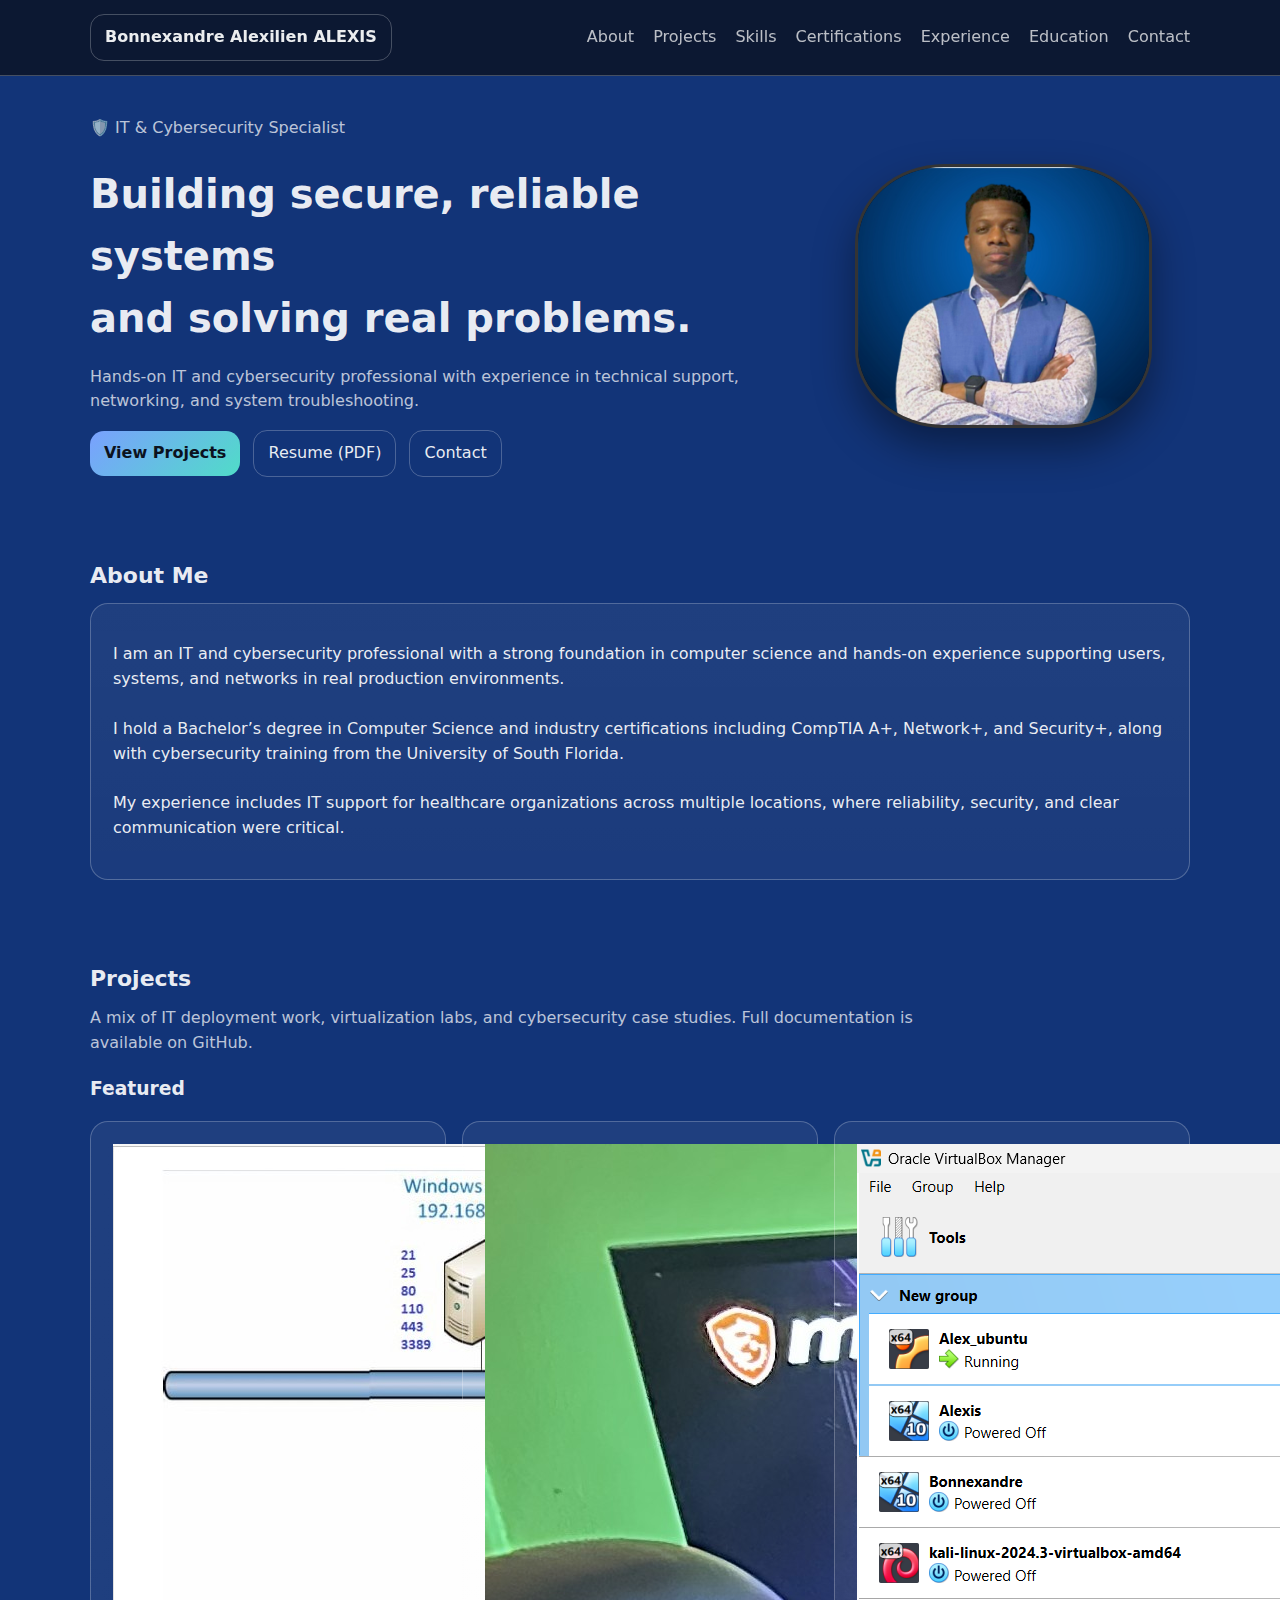
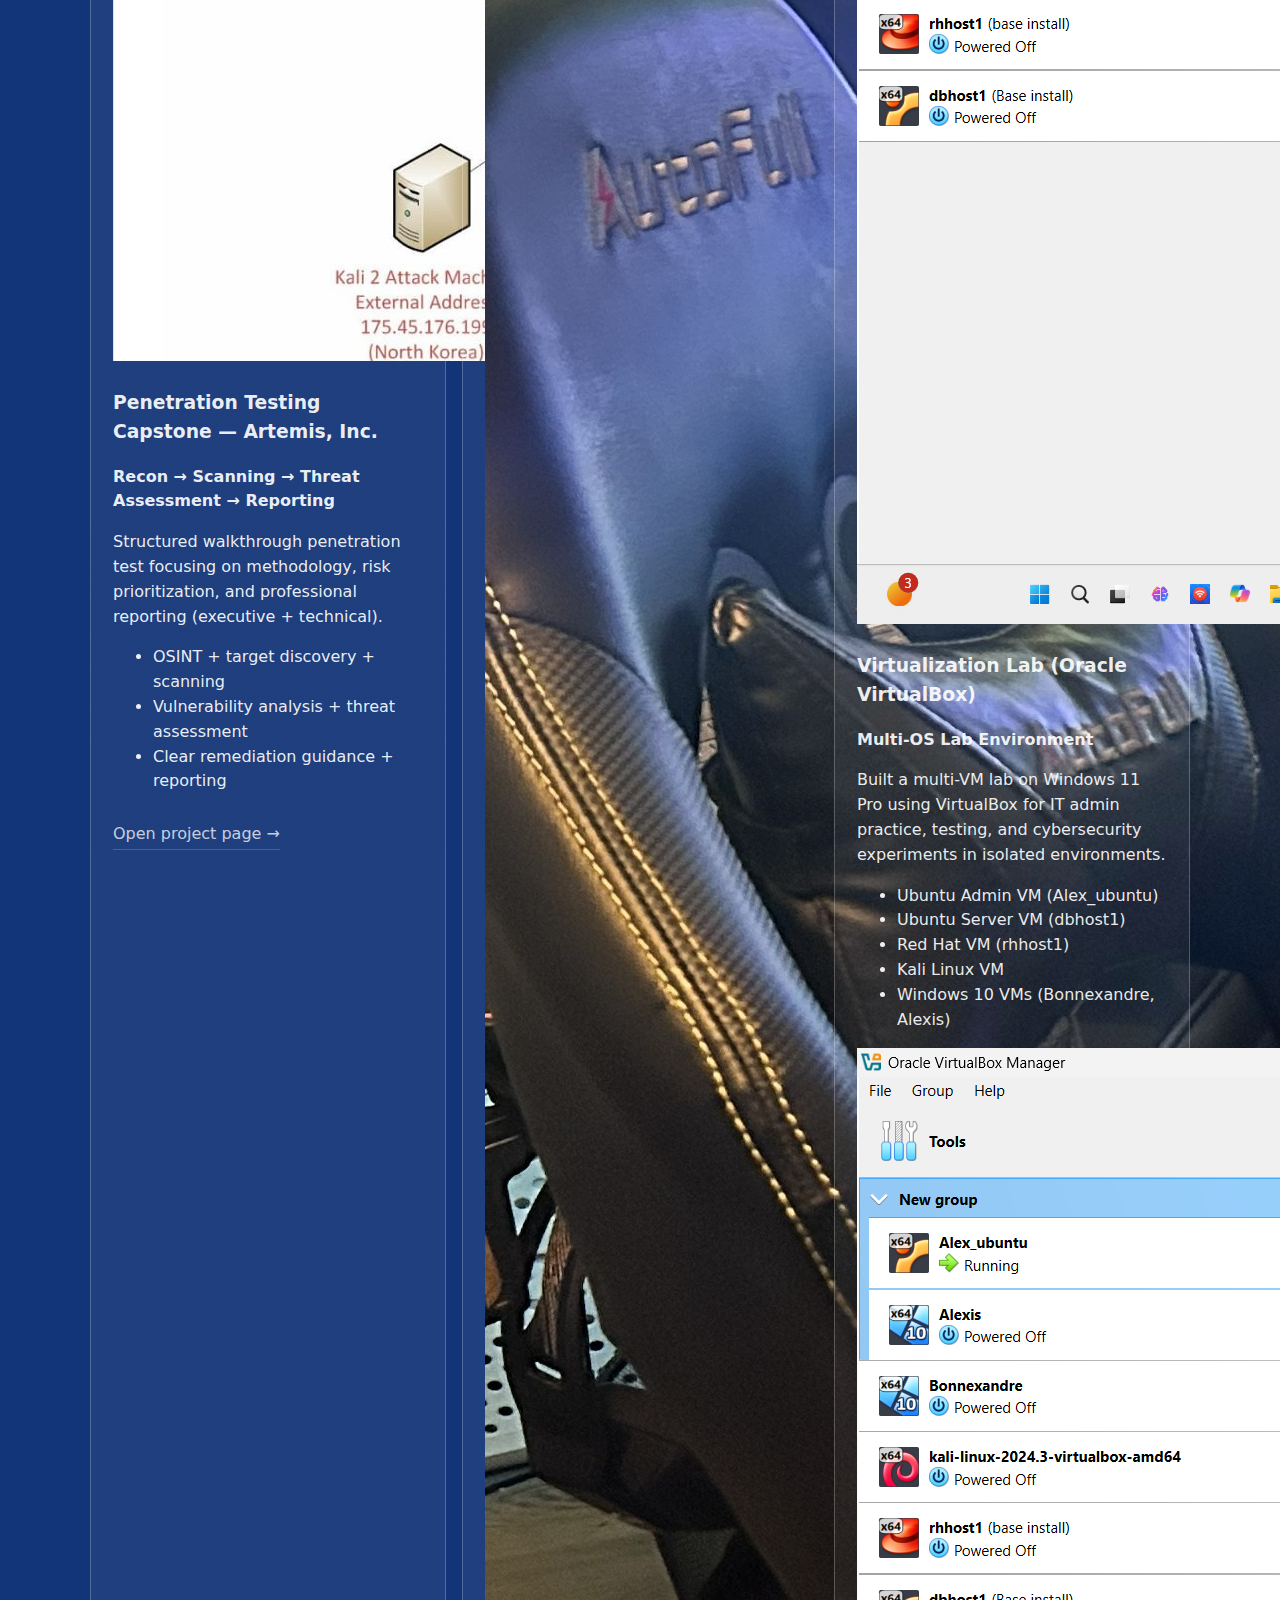
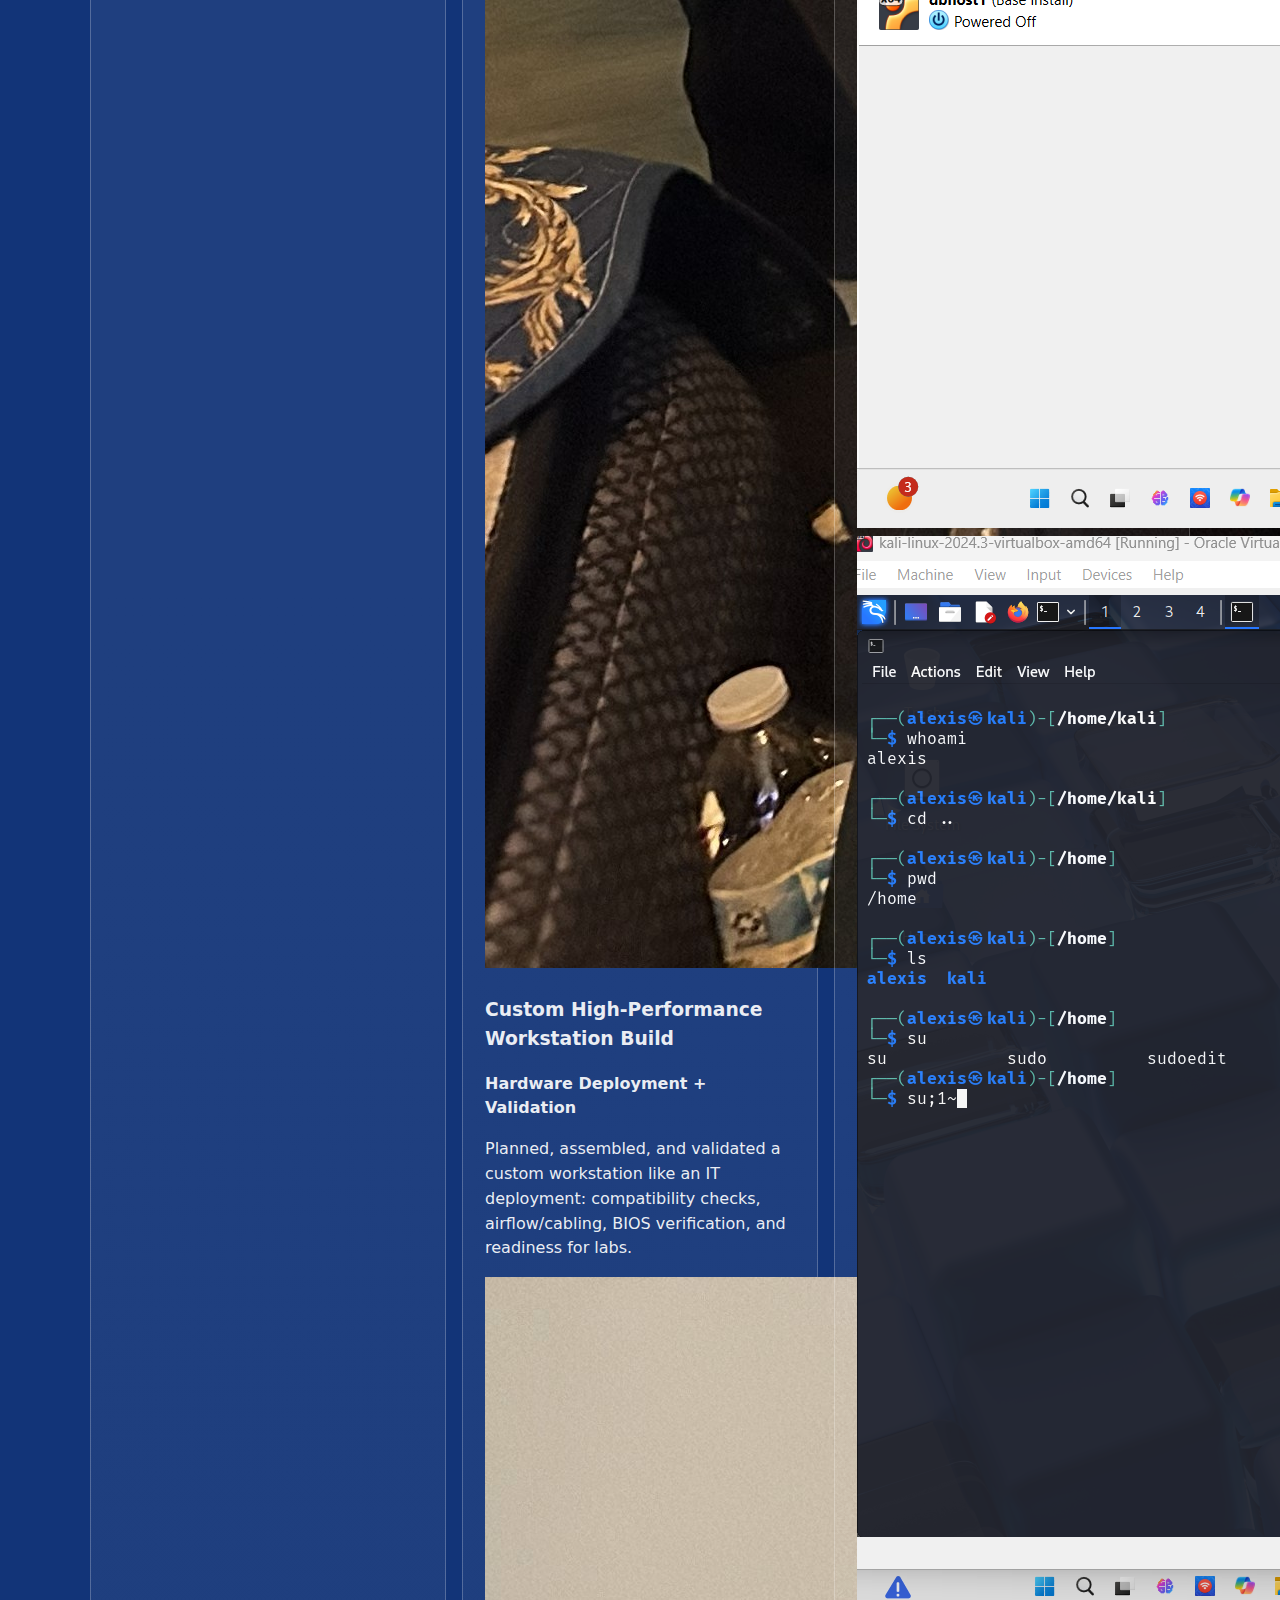
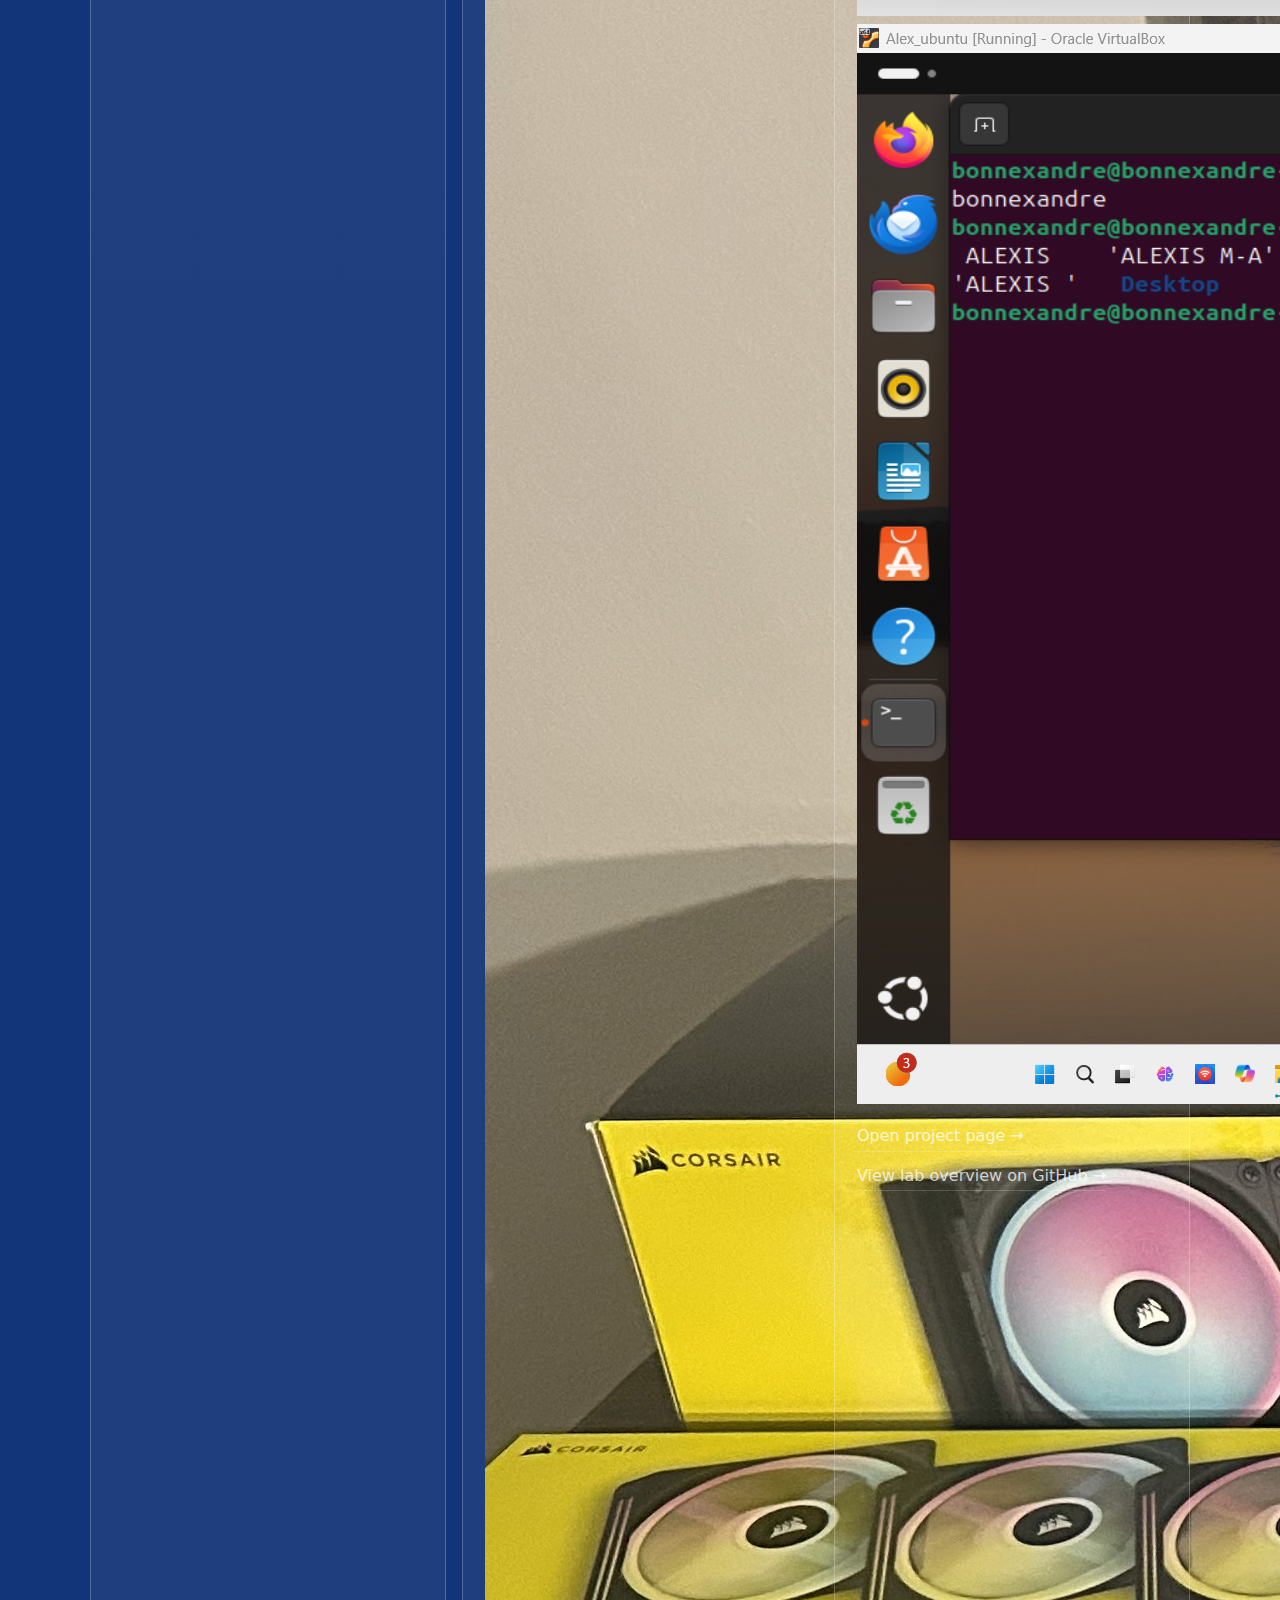
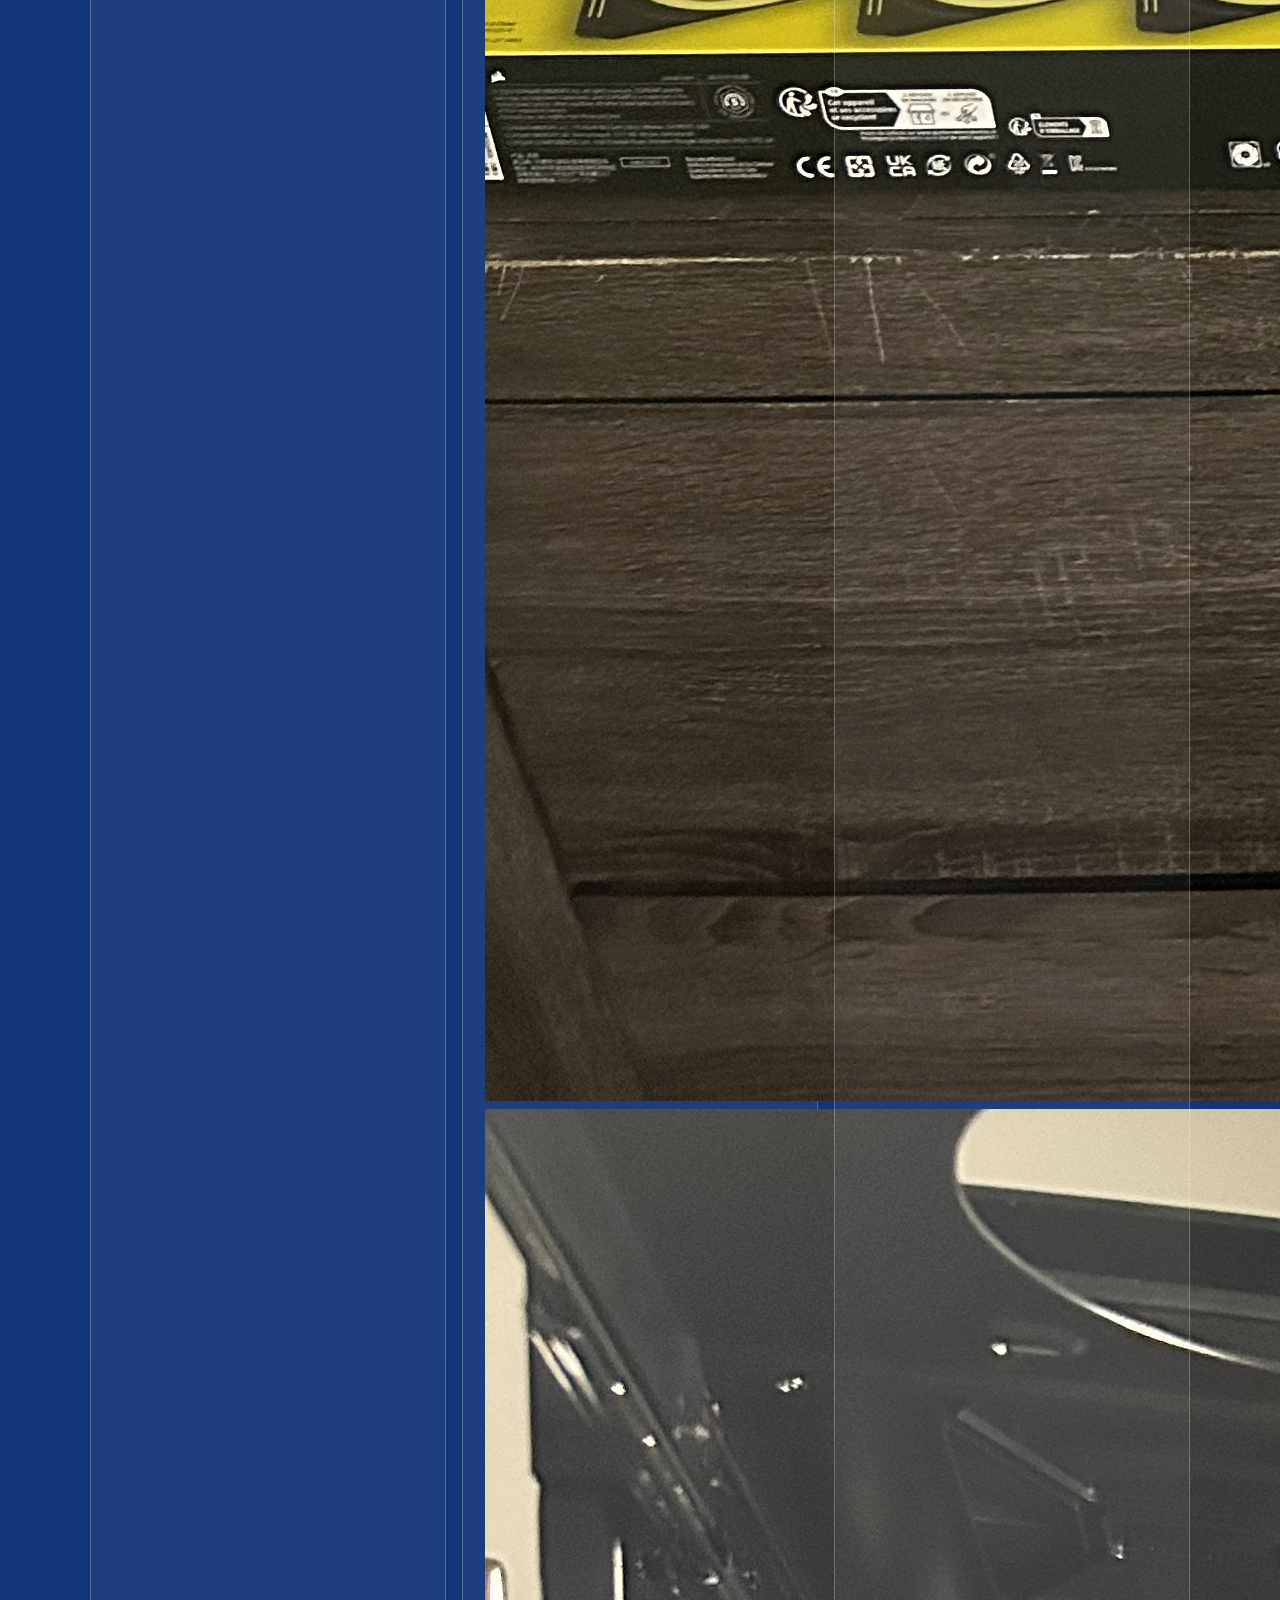
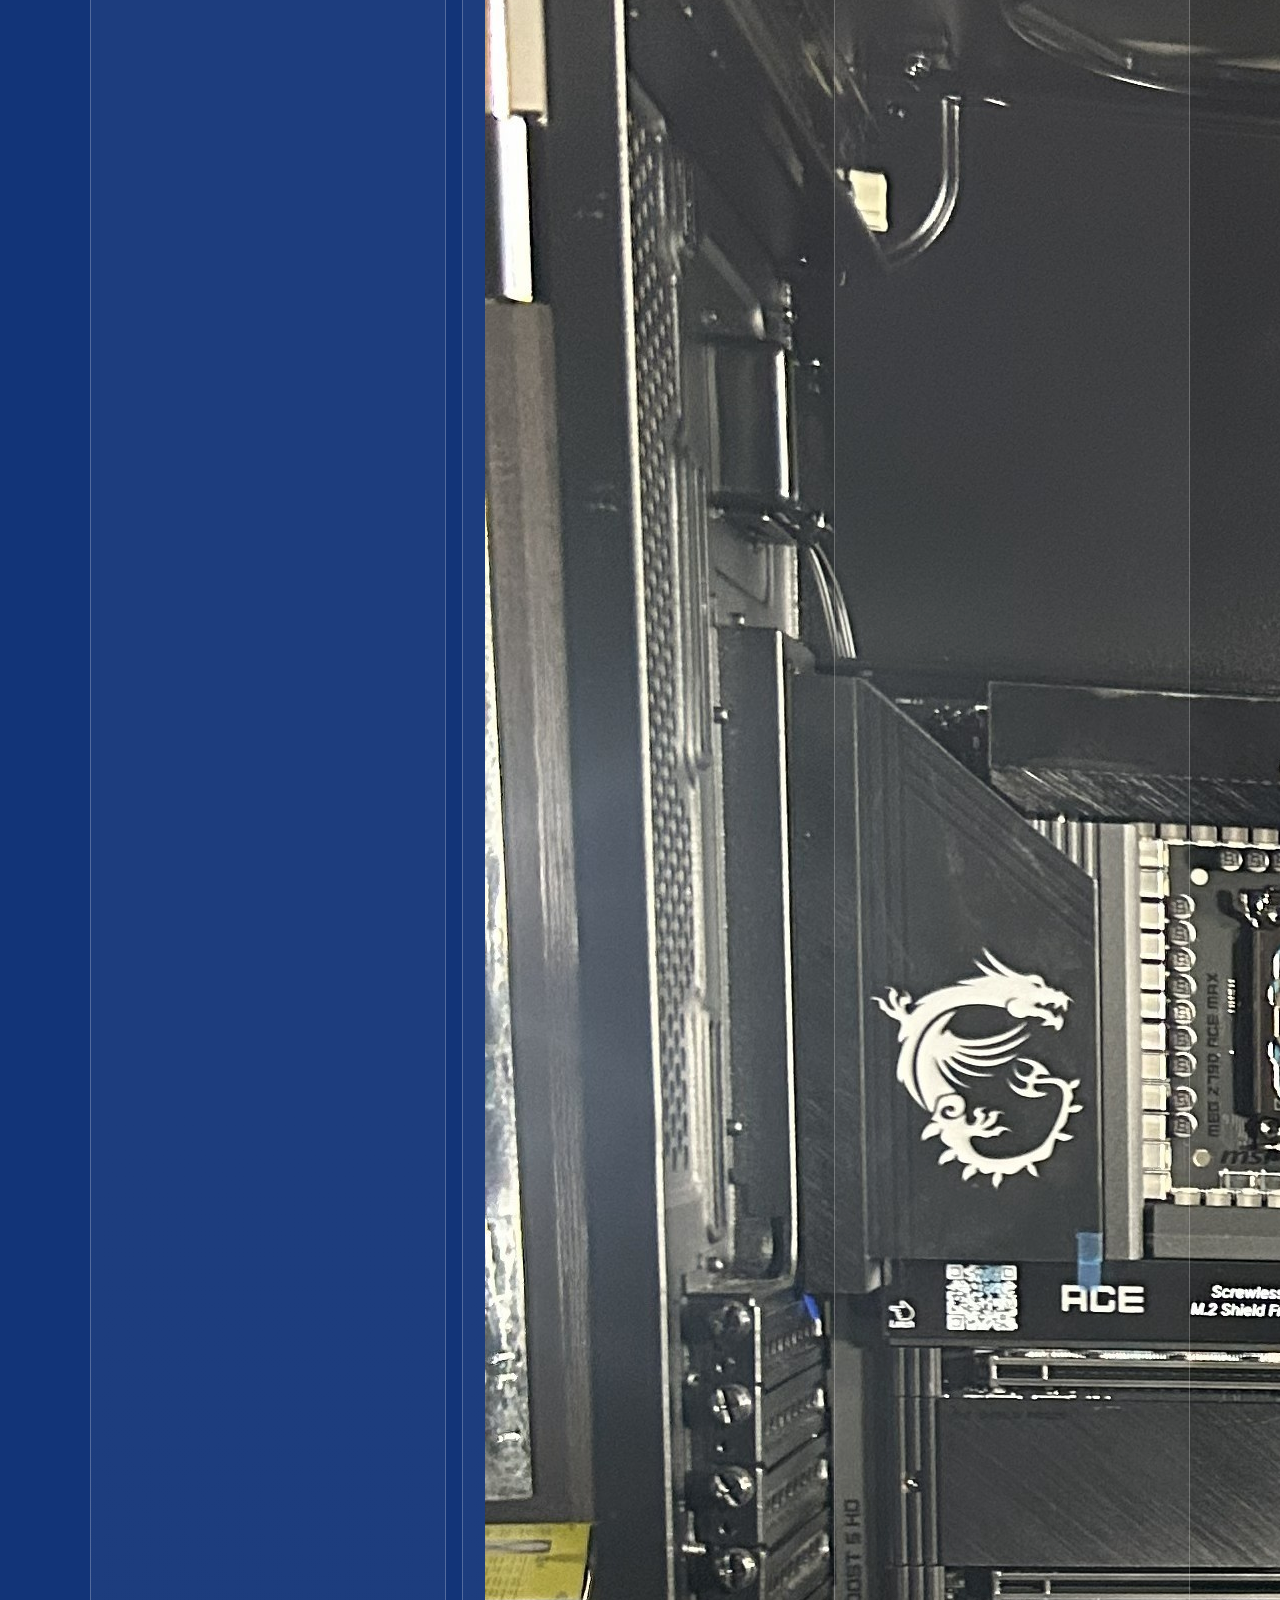
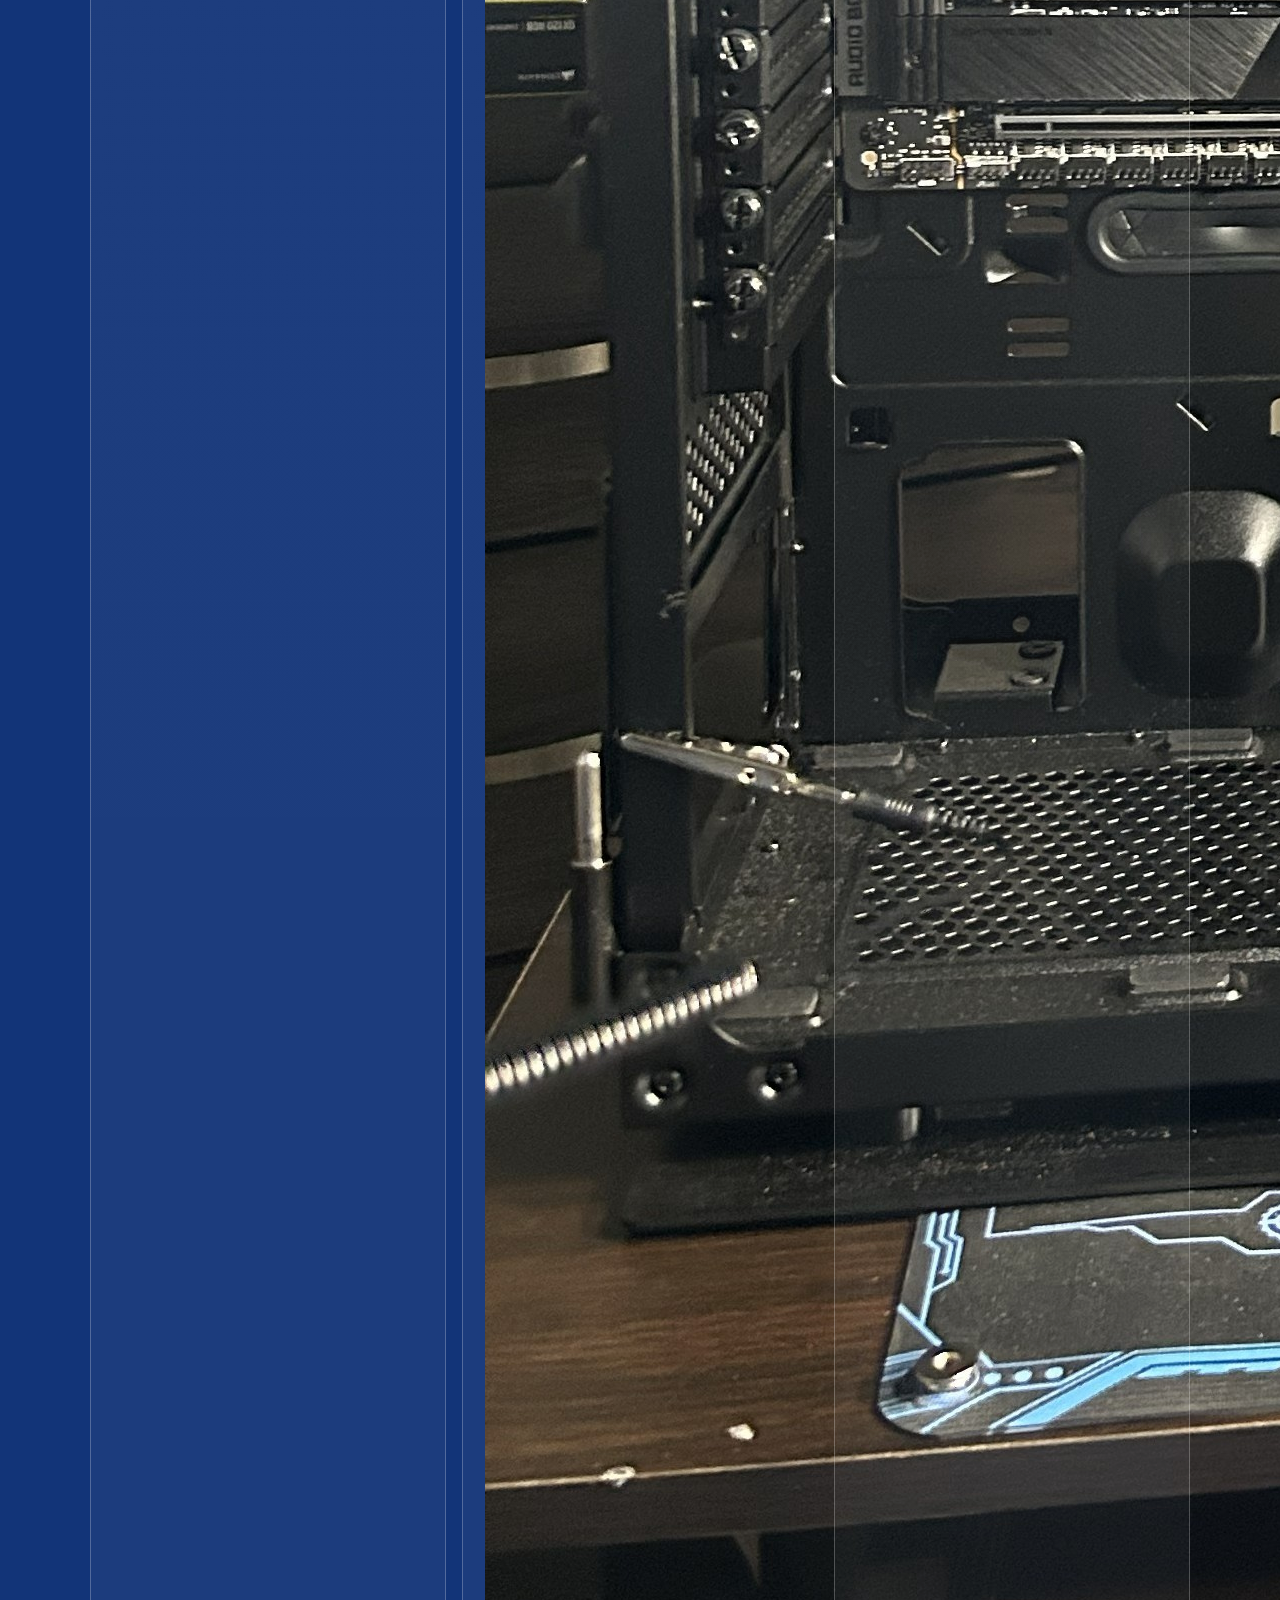
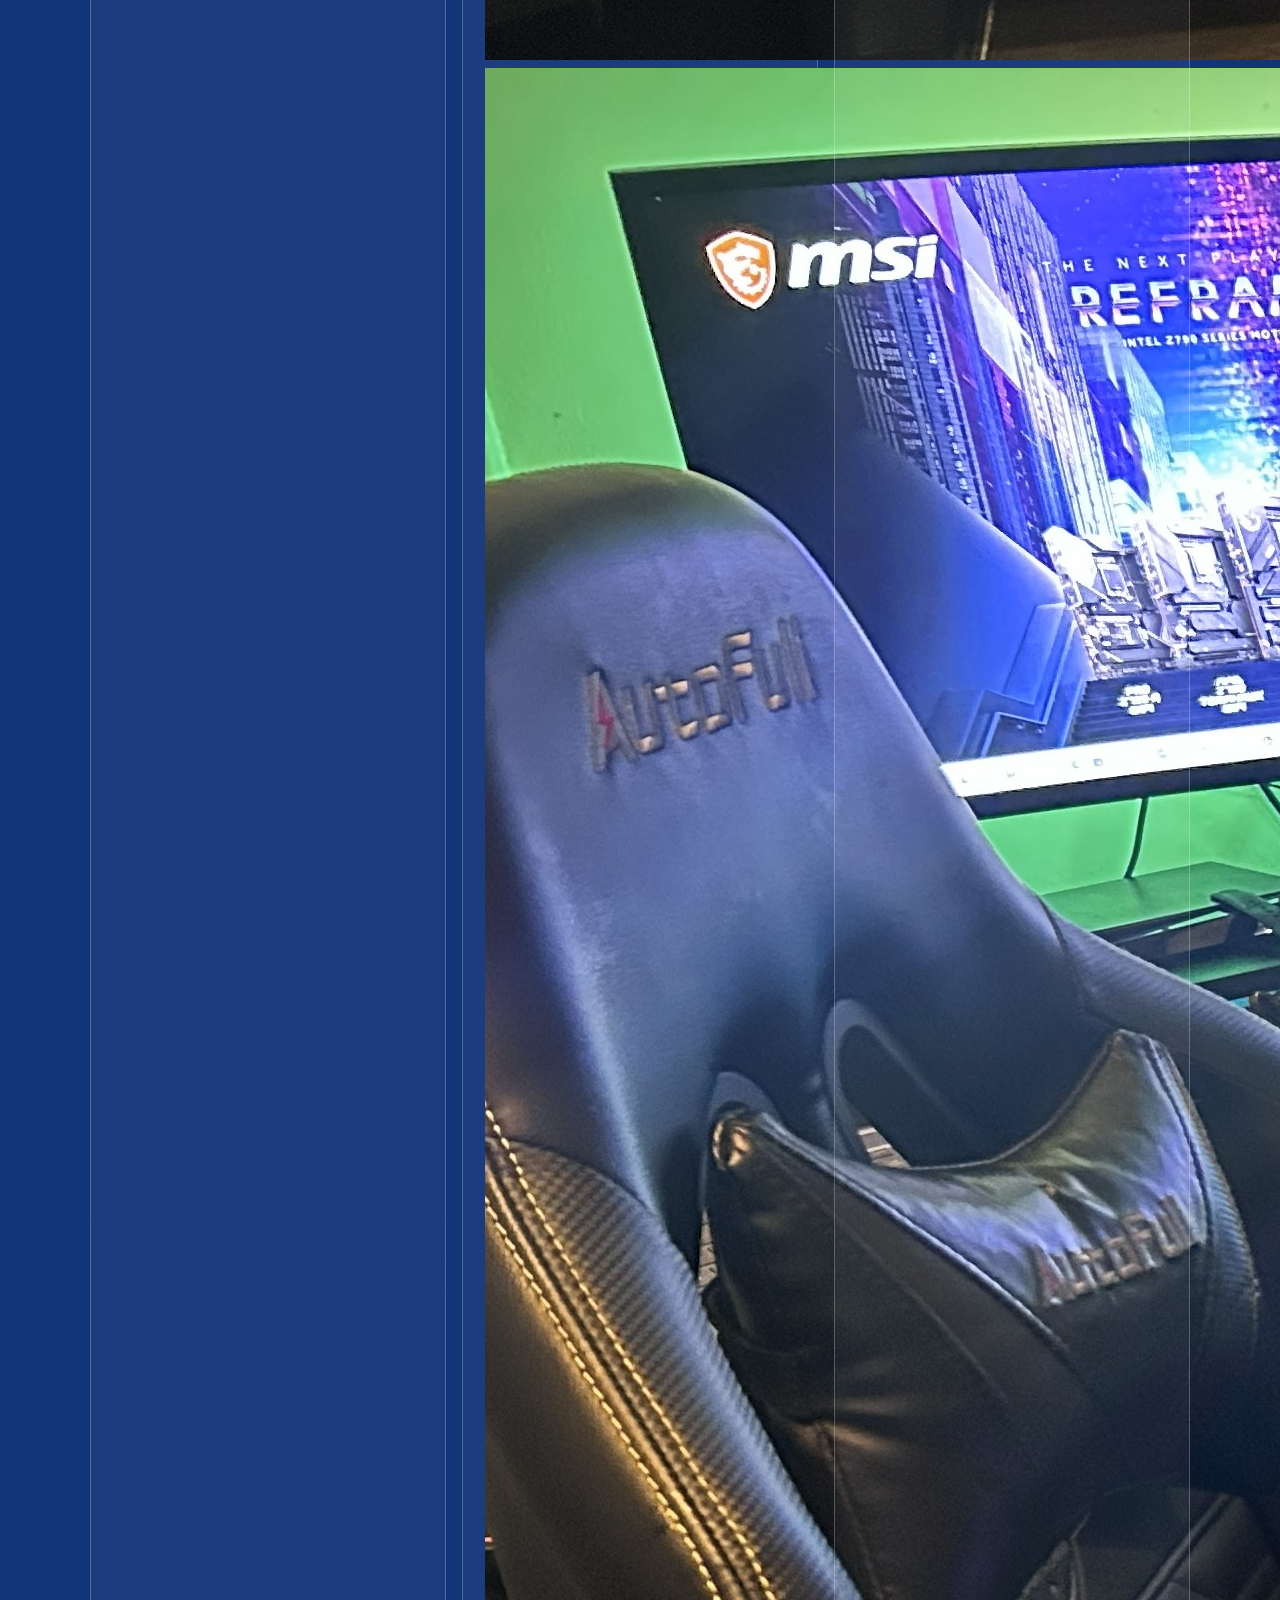
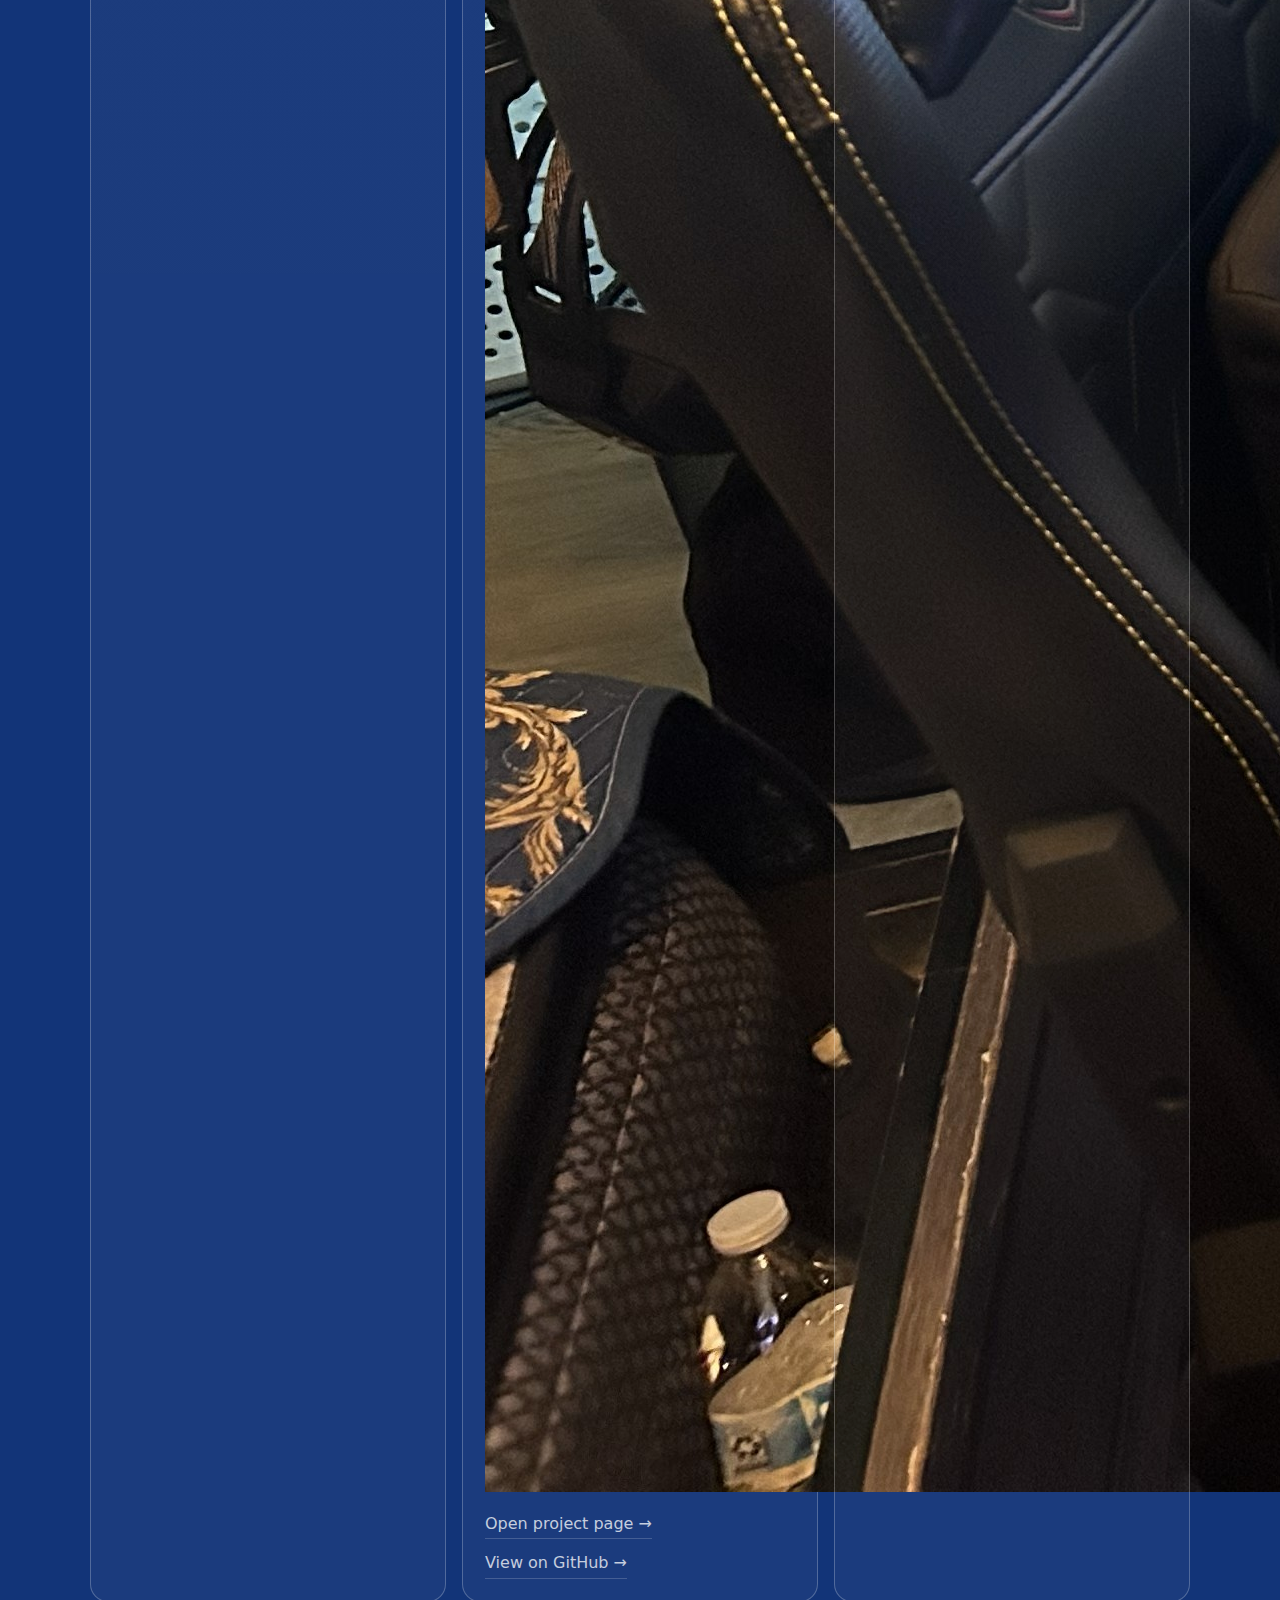
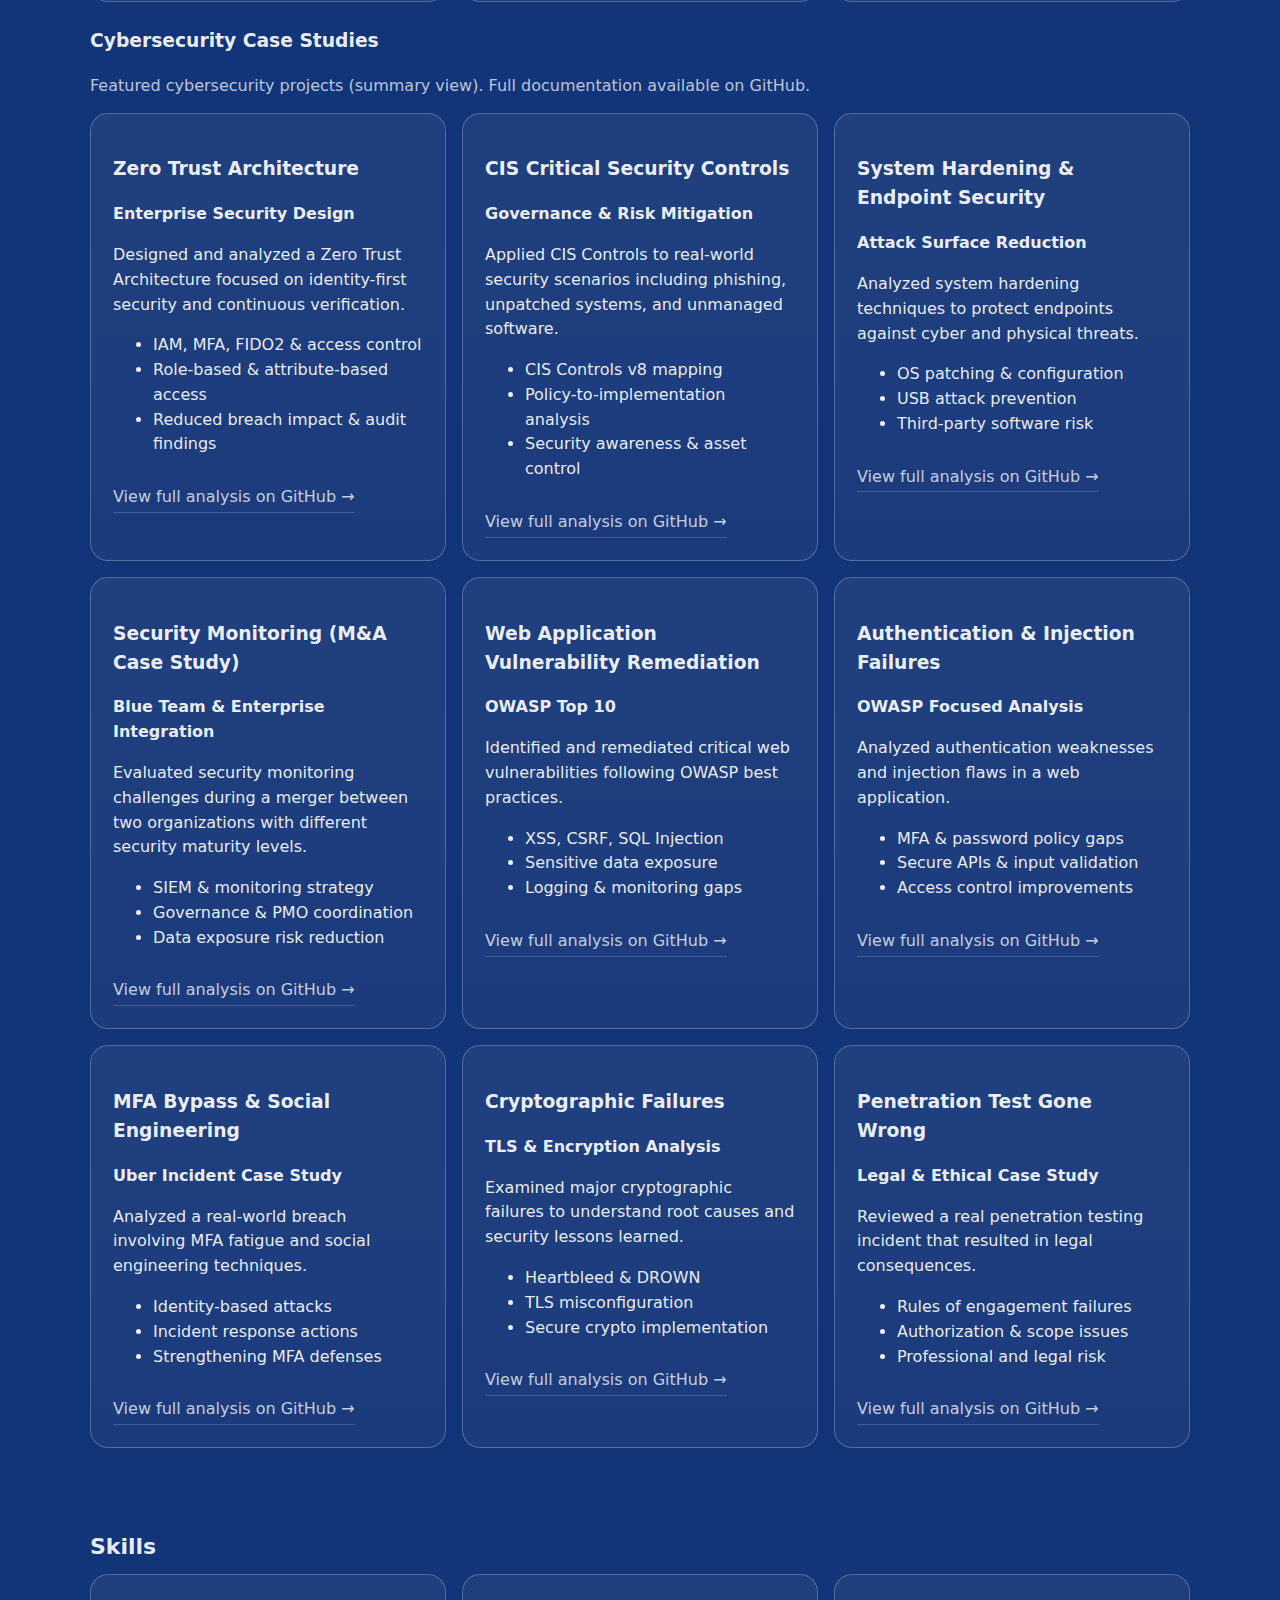
<file: index.html>
<!DOCTYPE html>
<html lang="en">
<head>
  <!-- =========================================
       BASIC META
  ========================================== -->
  <meta charset="UTF-8" />
  <meta name="viewport" content="width=device-width, initial-scale=1.0" />
  <title>Bonexandre Alexilien ALEXIS — IT & Cybersecurity</title>
  <meta name="description" content="IT & Cybersecurity Specialist portfolio of Bonexandre Alexilien ALEXIS." />

  <!-- =========================================
       CSS
  ========================================== -->
  <link rel="stylesheet" href="style.css" />

  <!-- Optional: small browser tab icon -->
  <!-- <link rel="icon" href="images/favicon.ico" /> -->
</head>

<body>

  <!-- =========================================
       HEADER / NAVIGATION
  ========================================== -->
  <header>
    <div class="container nav">
      <!--modification to brand link i added a link to the index.html page and made it a button with class btn -->
    <div class="brand"><a class="btn" class="btn" href="index.html">Bonnexandre Alexilien ALEXIS</a></div>

      <nav class="navlinks" aria-label="Primary Navigation">
        <a href="#about">About</a>
        <a href="#projects">Projects</a>
        <a href="#skills">Skills</a>
        <a href="#certifications">Certifications</a>
        <a href="#experience">Experience</a>
        <a href="#education">Education</a>
        <a href="#contact">Contact</a>
      </nav>
    </div>
  </header>


  <!-- =========================================
       MAIN CONTENT
  ========================================== -->
  <main class="container">

    <!-- =========================================
         HERO
    ========================================== -->
    <section class="hero hero-grid">
      <div class="hero-text">
        <span class="tag">🛡️ IT & Cybersecurity Specialist</span>

        <h1>Building secure, reliable systems<br />and solving real problems.</h1>

        <p class="subtitle">
          Hands-on IT and cybersecurity professional with experience in technical support,
          networking, and system troubleshooting.
        </p>

        <div class="buttons">
          <a class="btn primary" href="#projects">View Projects</a>
          <a class="btn" href="resume.pdf" target="_blank" rel="noopener">Resume (PDF)</a>
          <a class="btn" href="#contact">Contact</a>
        </div>
      </div>

      <div class="hero-photo">
        <img src="images/alexis.jpg" alt="Portrait of Bonexandre Alexilien ALEXIS" />
      </div>
    </section>


    <!-- =========================================
         ABOUT
    ========================================== -->
    <section id="about">
      <h2>About Me</h2>

      <div class="card">
        <p>
          I am an IT and cybersecurity professional with a strong foundation in computer science
          and hands-on experience supporting users, systems, and networks in real production environments.
          <br /><br />
          I hold a Bachelor’s degree in Computer Science and industry certifications including
          CompTIA A+, Network+, and Security+, along with cybersecurity training from the University
          of South Florida.
          <br /><br />
          My experience includes IT support for healthcare organizations across multiple locations,
          where reliability, security, and clear communication were critical.
        </p>
      </div>
    </section>


    <!-- =========================================
         PROJECTS (All projects under ONE section)
    ========================================== -->
    <!-- =========================
     PROJECTS
     - Clean structure (no nested sections with same id)
     - 3 main featured projects (Capstone, Workstation, Virtualization)
     - Cybersecurity case studies preserved exactly as before
========================= -->
<section id="projects" class="reveal">
  <h2>Projects</h2>
  <p class="sectionLead">
    A mix of IT deployment work, virtualization labs, and cybersecurity case studies.
    Full documentation is available on GitHub.
  </p>

  <!-- =========================
       FEATURED PROJECTS
  ========================= -->
  <h3 style="margin-top:18px;">Featured</h3>

  <div class="grid">
    <!-- 1) Capstone -->
    <article class="card project">
      <!-- OPTIONAL thumbnail (add later if you want) -->
       <img class="project-thumb" src="images/capstone/cover.jpeg" alt="Capstone project cover image" />

      <div class="project-body">
        <h3>Penetration Testing Capstone — Artemis, Inc.</h3>
        <p><strong>Recon → Scanning → Threat Assessment → Reporting</strong></p>
        <p>
          Structured walkthrough penetration test focusing on methodology, risk prioritization,
          and professional reporting (executive + technical).
        </p>
        <ul>
          <li>OSINT + target discovery + scanning</li>
          <li>Vulnerability analysis + threat assessment</li>
          <li>Clear remediation guidance + reporting</li>
        </ul>

        <a class="project-link" href="capstone.html">Open project page →</a>
        <!-- Optional GitHub button -->
        <!-- <a class="project-link" href="https://github.com/..." target="_blank" rel="noopener">GitHub →</a> -->
      </div>
    </article>

    <!-- 2) Workstation Build -->
    <article class="card project">
      <img class="project-thumb" src="images/workstation/05-final-build-on.jpg" alt="Custom workstation final build powered on" />

      <div class="project-body">
        <h3>Custom High-Performance Workstation Build</h3>
        <p><strong>Hardware Deployment + Validation</strong></p>
        <p>
          Planned, assembled, and validated a custom workstation like an IT deployment:
          compatibility checks, airflow/cabling, BIOS verification, and readiness for labs.
        </p>

        <!-- Mini gallery (keep if you want 3 images) -->
        <div class="project-gallery">
          <img src="images/workstation/01-parts.jpg" alt="Parts for workstation build">
          <img src="images/workstation/02-inprogress.jpg" alt="Workstation build in progress">
          <img src="images/workstation/05-final-build-on.jpg" alt="Final workstation build">
        </div>

        <a class="project-link" href="workstation.html">Open project page →</a>
        <a class="project-link"
           href="https://github.com/Bonnexandre/custom-workstation-build"
           target="_blank" rel="noopener">
          View on GitHub →
        </a>
      </div>
    </article>

    <!-- 3) Virtualization Lab -->
    <article class="card project">
      <img class="project-thumb" src="images/virtualbox/vbox-overview.png" alt="VirtualBox VM list overview" />

      <div class="project-body">
        <h3>Virtualization Lab (Oracle VirtualBox)</h3>
        <p><strong>Multi-OS Lab Environment</strong></p>
        <p>
          Built a multi-VM lab on Windows 11 Pro using VirtualBox for IT admin practice,
          testing, and cybersecurity experiments in isolated environments.
        </p>

        <ul>
          <li>Ubuntu Admin VM (Alex_ubuntu)</li>
          <li>Ubuntu Server VM (dbhost1)</li>
          <li>Red Hat VM (rhhost1)</li>
          <li>Kali Linux VM</li>
          <li>Windows 10 VMs (Bonnexandre, Alexis)</li>
        </ul>

        <div class="project-gallery">
          <img src="images/virtualbox/vbox-overview.png" alt="VirtualBox VM list overview">
          <img src="images/virtualbox/kali-running.png" alt="Kali VM running">
          <img src="images/virtualbox/ubuntu-running.png" alt="Ubuntu VM running">
        </div>

        <a class="project-link" href="virtualization.html">Open project page →</a>
        <a class="project-link"
           href="https://github.com/Bonnexandre/custom-workstation-build/blob/main/virtualization-lab.md"
           target="_blank" rel="noopener">
          View lab overview on GitHub →
        </a>
      </div>
    </article>
  </div>

  <!-- =========================
       CYBERSECURITY CASE STUDIES
       (Your original 9 cards preserved)
  ========================= -->
  <h3 style="margin-top:24px;">Cybersecurity Case Studies</h3>
  <p class="sectionLead">
    Featured cybersecurity projects (summary view). Full documentation available on GitHub.
  </p>

  <div class="grid">
    <!-- 1) Zero Trust -->
    <article class="card project">
      <!-- OPTIONAL thumbnail (add later) -->
      <!-- <img class="project-thumb" src="images/cyber/zero-trust.jpg" alt="Zero Trust thumbnail" /> -->

      <div class="project-body">
        <h3>Zero Trust Architecture</h3>
        <p><strong>Enterprise Security Design</strong></p>
        <p>
          Designed and analyzed a Zero Trust Architecture focused on identity-first security
          and continuous verification.
        </p>
        <ul>
          <li>IAM, MFA, FIDO2 & access control</li>
          <li>Role-based & attribute-based access</li>
          <li>Reduced breach impact & audit findings</li>
        </ul>
        <a class="project-link"
           href="https://github.com/Bonnexandre/cybersecurity-portfolio/blob/main/architecture-governance/zero-trust-architecture.md"
           target="_blank" rel="noopener">
          View full analysis on GitHub →
        </a>
      </div>
    </article>

    <!-- 2) CIS Controls -->
    <article class="card project">
      <!-- <img class="project-thumb" src="images/cyber/cis-controls.jpg" alt="CIS Controls thumbnail" /> -->
      <div class="project-body">
        <h3>CIS Critical Security Controls</h3>
        <p><strong>Governance & Risk Mitigation</strong></p>
        <p>
          Applied CIS Controls to real-world security scenarios including phishing, unpatched systems,
          and unmanaged software.
        </p>
        <ul>
          <li>CIS Controls v8 mapping</li>
          <li>Policy-to-implementation analysis</li>
          <li>Security awareness & asset control</li>
        </ul>
        <a class="project-link"
           href="https://github.com/Bonnexandre/cybersecurity-portfolio/blob/main/architecture-governance/cis-critical-security-controls.md"
           target="_blank" rel="noopener">
          View full analysis on GitHub →
        </a>
      </div>
    </article>

    <!-- 3) System Hardening -->
    <article class="card project">
      <!-- <img class="project-thumb" src="images/cyber/system-hardening.jpg" alt="System hardening thumbnail" /> -->
      <div class="project-body">
        <h3>System Hardening & Endpoint Security</h3>
        <p><strong>Attack Surface Reduction</strong></p>
        <p>
          Analyzed system hardening techniques to protect endpoints against cyber and physical threats.
        </p>
        <ul>
          <li>OS patching & configuration</li>
          <li>USB attack prevention</li>
          <li>Third-party software risk</li>
        </ul>
        <a class="project-link"
           href="https://github.com/Bonnexandre/cybersecurity-portfolio/blob/main/blue-team-defense/system-hardening.md"
           target="_blank" rel="noopener">
          View full analysis on GitHub →
        </a>
      </div>
    </article>

    <!-- 4) Security Monitoring (M&A) -->
    <article class="card project">
      <!-- <img class="project-thumb" src="images/cyber/security-monitoring.jpg" alt="Security monitoring thumbnail" /> -->
      <div class="project-body">
        <h3>Security Monitoring (M&A Case Study)</h3>
        <p><strong>Blue Team & Enterprise Integration</strong></p>
        <p>
          Evaluated security monitoring challenges during a merger between two organizations with different
          security maturity levels.
        </p>
        <ul>
          <li>SIEM & monitoring strategy</li>
          <li>Governance & PMO coordination</li>
          <li>Data exposure risk reduction</li>
        </ul>
        <a class="project-link"
           href="https://github.com/Bonnexandre/cybersecurity-portfolio/blob/main/blue-team-defense/security-monitoring-ma.md"
           target="_blank" rel="noopener">
          View full analysis on GitHub →
        </a>
      </div>
    </article>

    <!-- 5) Web App Remediation -->
    <article class="card project">
      <!-- <img class="project-thumb" src="images/cyber/owasp.jpg" alt="OWASP remediation thumbnail" /> -->
      <div class="project-body">
        <h3>Web Application Vulnerability Remediation</h3>
        <p><strong>OWASP Top 10</strong></p>
        <p>
          Identified and remediated critical web vulnerabilities following OWASP best practices.
        </p>
        <ul>
          <li>XSS, CSRF, SQL Injection</li>
          <li>Sensitive data exposure</li>
          <li>Logging & monitoring gaps</li>
        </ul>
        <a class="project-link"
           href="https://github.com/Bonnexandre/cybersecurity-portfolio/blob/main/application-security/owasp-web-application-security.md"
           target="_blank" rel="noopener">
          View full analysis on GitHub →
        </a>
      </div>
    </article>

    <!-- 6) Auth & Injection -->
    <article class="card project">
      <!-- <img class="project-thumb" src="images/cyber/auth-injection.jpg" alt="Auth and injection thumbnail" /> -->
      <div class="project-body">
        <h3>Authentication & Injection Failures</h3>
        <p><strong>OWASP Focused Analysis</strong></p>
        <p>
          Analyzed authentication weaknesses and injection flaws in a web application.
        </p>
        <ul>
          <li>MFA & password policy gaps</li>
          <li>Secure APIs & input validation</li>
          <li>Access control improvements</li>
        </ul>
        <a class="project-link"
           href="https://github.com/Bonnexandre/cybersecurity-portfolio/blob/main/application-security/authentication-injection-failures.md"
           target="_blank" rel="noopener">
          View full analysis on GitHub →
        </a>
      </div>
    </article>

    <!-- 7) MFA Bypass -->
    <article class="card project">
      <!-- <img class="project-thumb" src="images/cyber/mfa-bypass.jpg" alt="MFA bypass thumbnail" /> -->
      <div class="project-body">
        <h3>MFA Bypass & Social Engineering</h3>
        <p><strong>Uber Incident Case Study</strong></p>
        <p>
          Analyzed a real-world breach involving MFA fatigue and social engineering techniques.
        </p>
        <ul>
          <li>Identity-based attacks</li>
          <li>Incident response actions</li>
          <li>Strengthening MFA defenses</li>
        </ul>
        <a class="project-link"
           href="https://github.com/Bonnexandre/cybersecurity-portfolio/blob/main/incident-response/mfa-bypass-social-engineering-uber.md"
           target="_blank" rel="noopener">
          View full analysis on GitHub →
        </a>
      </div>
    </article>

    <!-- 8) Crypto Failures -->
    <article class="card project">
      <!-- <img class="project-thumb" src="images/cyber/crypto-failures.jpg" alt="Crypto failures thumbnail" /> -->
      <div class="project-body">
        <h3>Cryptographic Failures</h3>
        <p><strong>TLS & Encryption Analysis</strong></p>
        <p>
          Examined major cryptographic failures to understand root causes and security lessons learned.
        </p>
        <ul>
          <li>Heartbleed & DROWN</li>
          <li>TLS misconfiguration</li>
          <li>Secure crypto implementation</li>
        </ul>
        <a class="project-link"
           href="https://github.com/Bonnexandre/cybersecurity-portfolio/blob/main/application-security/cryptographic-failures.md"
           target="_blank" rel="noopener">
          View full analysis on GitHub →
        </a>
      </div>
    </article>

    <!-- 9) Pen Test Gone Wrong -->
    <article class="card project">
      <!-- <img class="project-thumb" src="images/cyber/pentest-ethics.jpg" alt="Pen test ethics thumbnail" /> -->
      <div class="project-body">
        <h3>Penetration Test Gone Wrong</h3>
        <p><strong>Legal & Ethical Case Study</strong></p>
        <p>
          Reviewed a real penetration testing incident that resulted in legal consequences.
        </p>
        <ul>
          <li>Rules of engagement failures</li>
          <li>Authorization & scope issues</li>
          <li>Professional and legal risk</li>
        </ul>
        <a class="project-link"
           href="https://github.com/Bonnexandre/cybersecurity-portfolio/blob/main/incident-response/penetration-test-gone-wrong.md"
           target="_blank" rel="noopener">
          View full analysis on GitHub →
        </a>
      </div>
    </article>
  </div>
</section>



    <!-- =========================================
         SKILLS
    ========================================== -->
    <section id="skills">
      <h2>Skills</h2>

      <div class="grid skills-grid">
        <div class="card skill-card">
          <h3><span class="skill-icon">🖥️</span> IT Support</h3>
          <p>Troubleshooting, hardware/software, user support, ticketing</p>
        </div>

        <div class="card skill-card">
          <h3><span class="skill-icon">🌐</span> Networking</h3>
          <p>TCP/IP, DNS, DHCP, basic routing, connectivity troubleshooting</p>
        </div>

        <div class="card skill-card">
          <h3><span class="skill-icon">🛡️</span> Cybersecurity</h3>
          <p>Vulnerability assessment, security monitoring, access control, incident analysis</p>
        </div>

        <div class="card skill-card">
          <h3><span class="skill-icon">🧰</span> Tools</h3>
          <p>Windows, Linux, Active Directory, Nmap, Wireshark, SIEM concepts</p>
        </div>
      </div>
    </section>


    <!-- =========================================
         CERTIFICATIONS
    ========================================== -->
    <section id="certifications">
      <h2>Certifications</h2>
      <p class="sectionLead">
        Industry-recognized certifications and training that support my IT and cybersecurity foundation.
      </p>

      <div class="grid cert-grid">
        <div class="card cert-card">
          <div class="cert-top"><span class="cert-icon">🎓</span><h3>CompTIA A+</h3></div>
          <p>Core IT support skills: troubleshooting, hardware, operating systems, and basic security.</p>
        </div>

        <div class="card cert-card">
          <div class="cert-top"><span class="cert-icon">🌐</span><h3>CompTIA Network+</h3></div>
          <p>Networking fundamentals: TCP/IP, DNS, DHCP, troubleshooting, and network operations.</p>
        </div>

        <div class="card cert-card">
          <div class="cert-top"><span class="cert-icon">🛡️</span><h3>CompTIA Security+</h3></div>
          <p>Security foundations: risk, threats, controls, secure architecture, and incident basics.</p>
        </div>

        <div class="card cert-card">
          <div class="cert-top"><span class="cert-icon">🔐</span><h3>Certified Cybersecurity Analyst (USF)</h3></div>
          <p>Hands-on cybersecurity training focused on practical analysis, frameworks, and reporting.</p>
        </div>

        <div class="card cert-card">
          <div class="cert-top"><span class="cert-icon">💻</span><h3>Google IT Support Professional</h3></div>
          <p>IT support fundamentals: troubleshooting workflow, systems, and customer support practices.</p>
        </div>
      </div>
    </section>


    <!-- =========================================
         EXPERIENCE
    ========================================== -->
    <section id="experience">
      <h2>Experience</h2>
      <p class="sectionLead">
        Relevant professional experience supporting users, systems, and secure operations.
      </p>

      <div class="grid exp-grid">
        <article class="card exp-card">
          <h3>IT Support Specialist — Healthcare Facilities (USAID Project)</h3>
          <p class="exp-subtitle">Catholic Medical Mission Board (CMMB) • Haiti</p>
          <ul>
            <li>Provided IT support across 20+ hospitals and healthcare centers in multiple departments.</li>
            <li>Troubleshot hardware/software issues, printers, and basic network connectivity problems.</li>
            <li>Delivered user support and clear documentation to keep critical services running.</li>
          </ul>
        </article>
      </div>
    </section>


    <!-- =========================================
         EDUCATION
    ========================================== -->
    <section id="education">
      <h2>Education</h2>
      <p class="sectionLead">Academic foundation and cybersecurity training.</p>

      <div class="grid edu-grid">
        <article class="card edu-card">
          <h3>Bachelor’s Degree in Computer Science</h3>
          <p class="edu-subtitle">École Supérieure d’Infotronique d’Haïti (ESIH)</p>
        </article>

        <article class="card edu-card">
          <h3>Cybersecurity Training & Certificate</h3>
          <p class="edu-subtitle">University of South Florida (USF)</p>
        </article>
      </div>
    </section>


    <!-- =========================================
         CONTACT
    ========================================== -->
    <section id="contact">
      <h2>Contact</h2>

      <div class="card">
        <p><strong>Email:</strong> <a href="mailto:abonnexandre@gmail.com">abonnexandre@gmail.com</a></p>
        <p><strong>LinkedIn:</strong> <a href="https://www.linkedin.com/in/bonnexandre-alexis" target="_blank" rel="noopener">linkedin.com/in/bonnexandre-alexis</a></p>
        <p><strong>GitHub:</strong> <a href="https://github.com/bonnexandre" target="_blank" rel="noopener">github.com/bonnexandre</a></p>
        <p><strong>Location:</strong> Tampa, FL — open to remote / hybrid</p>
      </div>
    </section>

  </main>


  <!-- =========================================
       FOOTER
  ========================================== -->
  <footer>
    © <span id="year"></span> Bonnexandre Alexilien ALEXIS
  </footer>

  <!-- =========================================
       SMALL JS
  ========================================== -->
  <script>
    document.getElementById("year").textContent = new Date().getFullYear();
  </script>

</body>
</html>
</file>
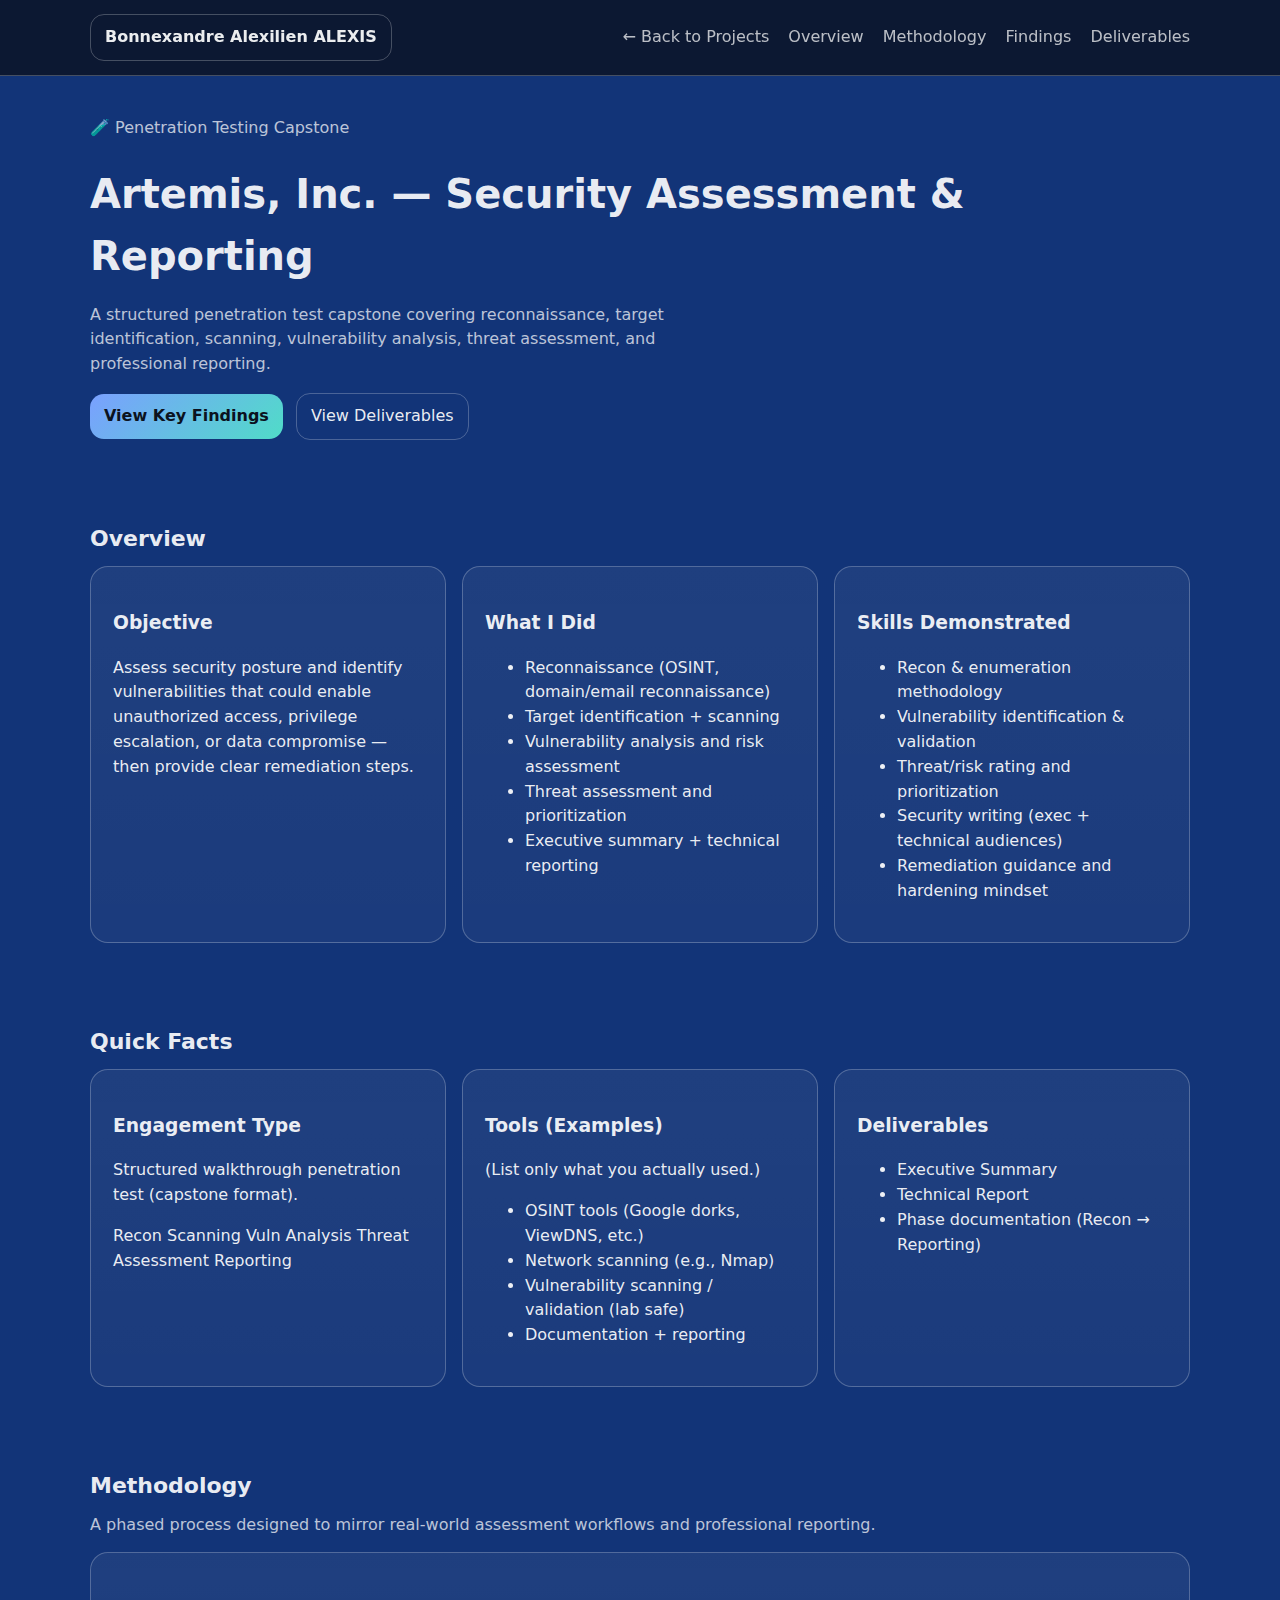
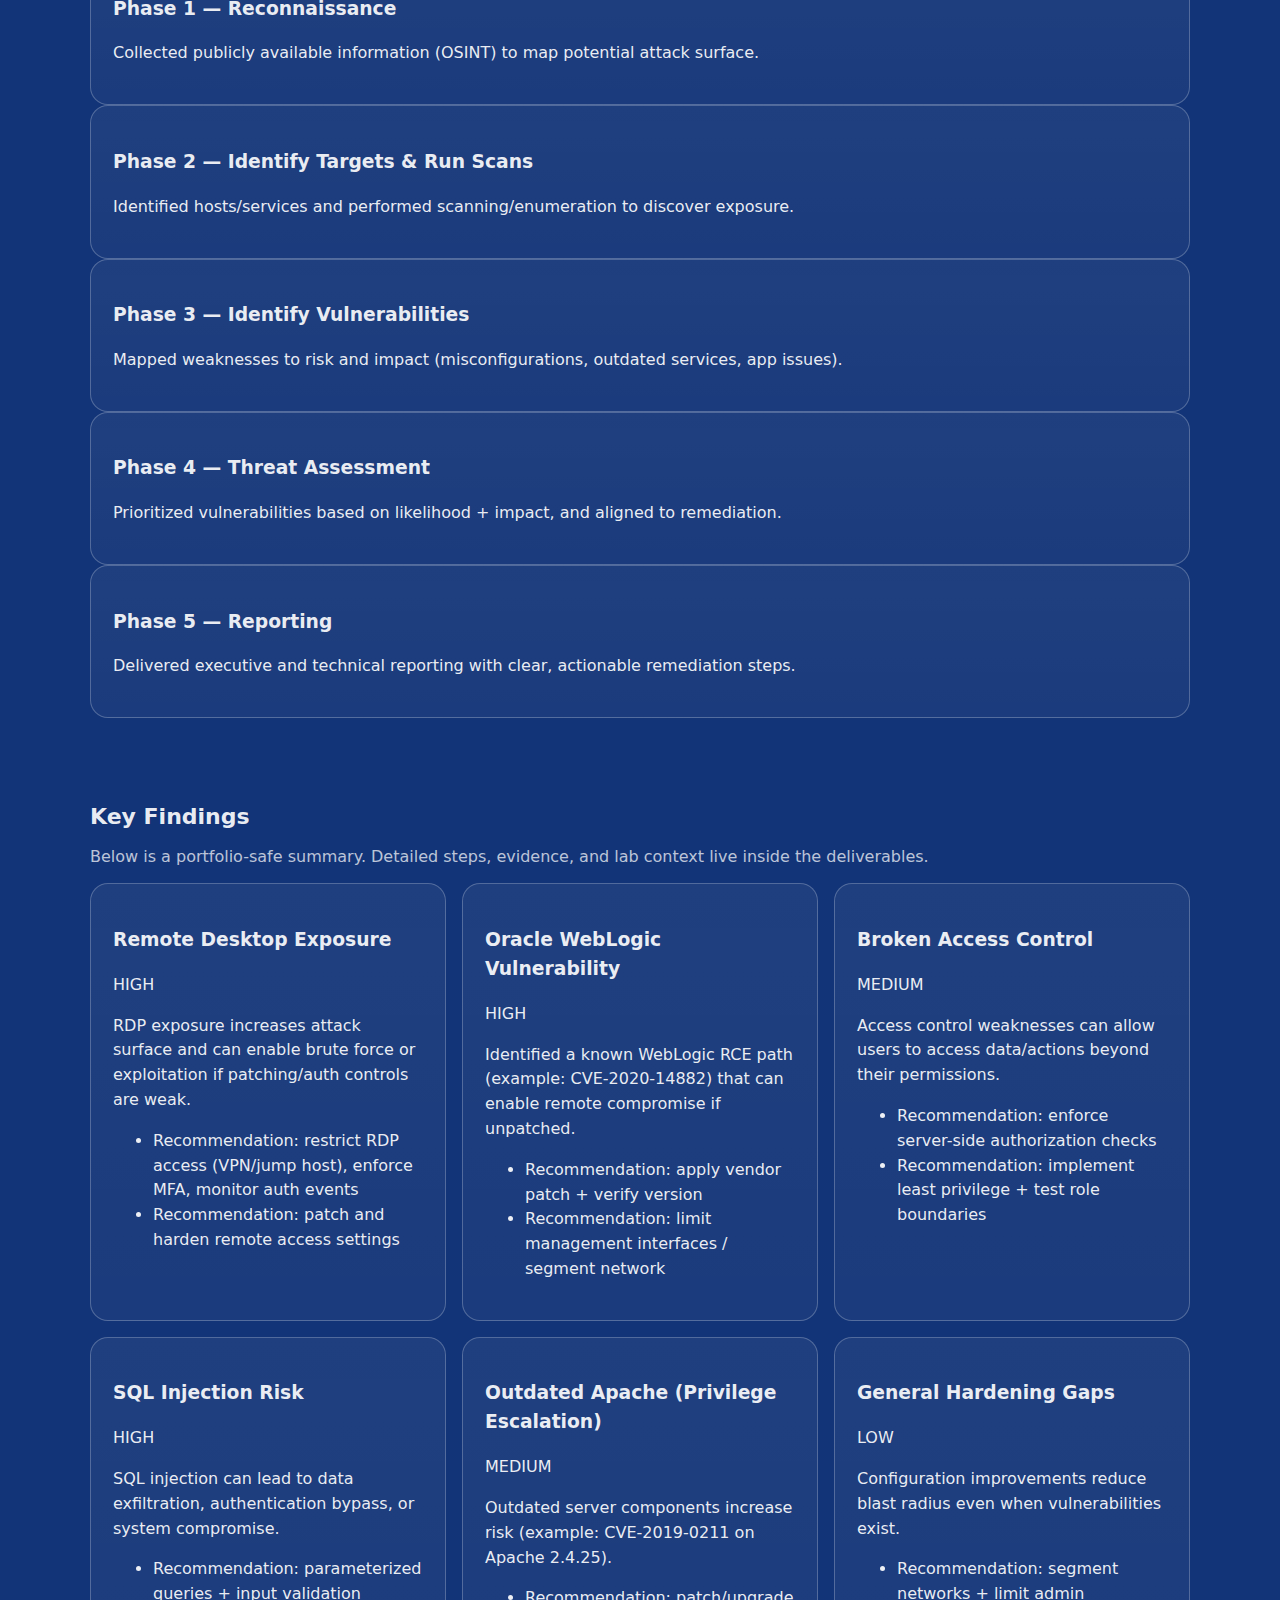
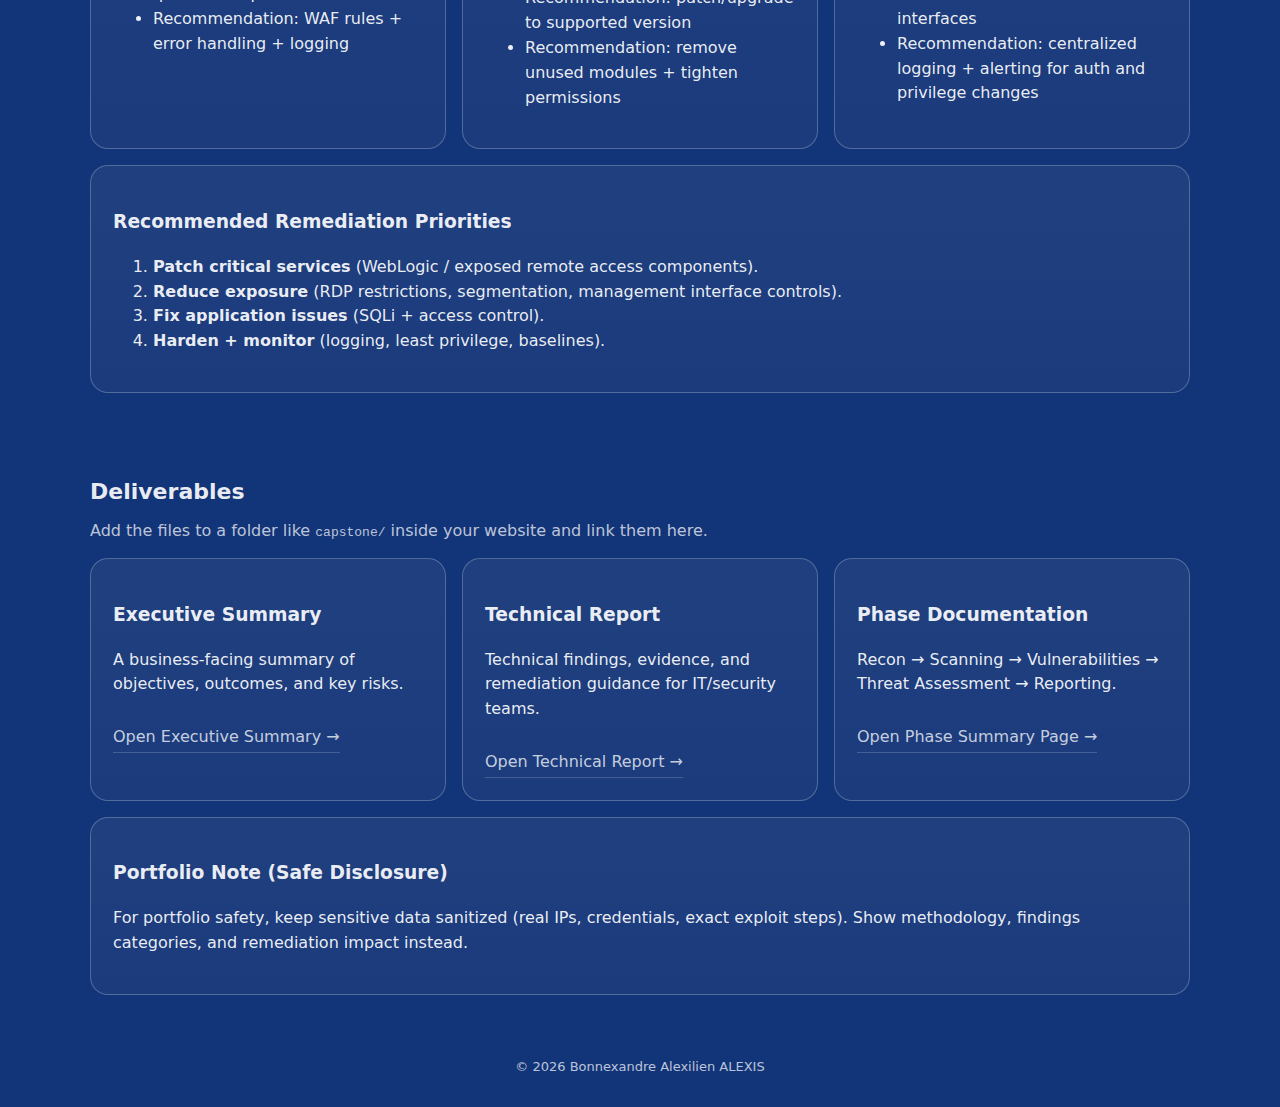
<file: capstone.html>
<!DOCTYPE html>
<html lang="en">
<head>
  <meta charset="UTF-8" />
  <meta name="viewport" content="width=device-width, initial-scale=1.0" />
  <title>Capstone — Penetration Test (Artemis, Inc.)</title>
  <meta name="description" content="Penetration testing capstone project: reconnaissance, scanning, vulnerability analysis, threat assessment, and reporting." />
  <link rel="stylesheet" href="style.css" />
</head>

<body>

<header>
  <div class="container nav">
    <!--modification to brand link i added a link to the index.html page and made it a button with class btn -->
    <div class="brand"><a class="btn" class="btn" href="index.html">Bonnexandre Alexilien ALEXIS</a></div>
    
    <nav class="navlinks">
      <a href="index.html#projects">← Back to Projects</a>
      <a href="#overview">Overview</a>
      <a href="#methodology">Methodology</a>
      <a href="#findings">Findings</a>
      <a href="#deliverables">Deliverables</a>
    </nav>
  </div>
</header>

<main class="container">

  <!-- HERO -->
  <section class="hero reveal">
    <span class="tag">🧪 Penetration Testing Capstone</span>
    <h1>Artemis, Inc. — Security Assessment & Reporting</h1>
    <p class="subtitle">
      A structured penetration test capstone covering reconnaissance, target identification, scanning,
      vulnerability analysis, threat assessment, and professional reporting.
    </p>

    <div class="buttons">
      <a class="btn primary" href="#findings">View Key Findings</a>
      <a class="btn" href="#deliverables">View Deliverables</a>
      <!-- Optional: add your GitHub link -->
      <!-- <a class="btn" href="https://github.com/YOUR_REPO_LINK" target="_blank" rel="noopener">GitHub</a> -->
    </div>
  </section>

  <!-- OVERVIEW -->
  <section id="overview" class="reveal">
    <h2>Overview</h2>
    <div class="grid">
      <article class="card">
        <h3>Objective</h3>
        <p>
          Assess security posture and identify vulnerabilities that could enable unauthorized access,
          privilege escalation, or data compromise — then provide clear remediation steps.
        </p>
      </article>

      <article class="card">
        <h3>What I Did</h3>
        <ul>
          <li>Reconnaissance (OSINT, domain/email reconnaissance)</li>
          <li>Target identification + scanning</li>
          <li>Vulnerability analysis and risk assessment</li>
          <li>Threat assessment and prioritization</li>
          <li>Executive summary + technical reporting</li>
        </ul>
      </article>

      <article class="card">
        <h3>Skills Demonstrated</h3>
        <ul>
          <li>Recon & enumeration methodology</li>
          <li>Vulnerability identification & validation</li>
          <li>Threat/risk rating and prioritization</li>
          <li>Security writing (exec + technical audiences)</li>
          <li>Remediation guidance and hardening mindset</li>
        </ul>
      </article>
    </div>
  </section>

  <!-- QUICK FACTS -->
  <section class="reveal">
    <h2>Quick Facts</h2>
    <div class="grid">
      <article class="card">
        <h3>Engagement Type</h3>
        <p>Structured walkthrough penetration test (capstone format).</p>
        <div class="badge-row">
          <span class="badge">Recon</span>
          <span class="badge">Scanning</span>
          <span class="badge">Vuln Analysis</span>
          <span class="badge">Threat Assessment</span>
          <span class="badge">Reporting</span>
        </div>
      </article>

      <article class="card">
        <h3>Tools (Examples)</h3>
        <p class="muted">
          (List only what you actually used.)
        </p>
        <ul>
          <li>OSINT tools (Google dorks, ViewDNS, etc.)</li>
          <li>Network scanning (e.g., Nmap)</li>
          <li>Vulnerability scanning / validation (lab safe)</li>
          <li>Documentation + reporting</li>
        </ul>
      </article>

      <article class="card">
        <h3>Deliverables</h3>
        <ul>
          <li>Executive Summary</li>
          <li>Technical Report</li>
          <li>Phase documentation (Recon → Reporting)</li>
        </ul>
      </article>
    </div>
  </section>

  <!-- METHODOLOGY -->
  <section id="methodology" class="reveal">
    <h2>Methodology</h2>
    <p class="sectionLead">
      A phased process designed to mirror real-world assessment workflows and professional reporting.
    </p>

    <div class="timeline">
      <div class="card timeline-item">
        <h3>Phase 1 — Reconnaissance</h3>
        <p>Collected publicly available information (OSINT) to map potential attack surface.</p>
      </div>

      <div class="card timeline-item">
        <h3>Phase 2 — Identify Targets & Run Scans</h3>
        <p>Identified hosts/services and performed scanning/enumeration to discover exposure.</p>
      </div>

      <div class="card timeline-item">
        <h3>Phase 3 — Identify Vulnerabilities</h3>
        <p>Mapped weaknesses to risk and impact (misconfigurations, outdated services, app issues).</p>
      </div>

      <div class="card timeline-item">
        <h3>Phase 4 — Threat Assessment</h3>
        <p>Prioritized vulnerabilities based on likelihood + impact, and aligned to remediation.</p>
      </div>

      <div class="card timeline-item">
        <h3>Phase 5 — Reporting</h3>
        <p>Delivered executive and technical reporting with clear, actionable remediation steps.</p>
      </div>
    </div>
  </section>

  <!-- FINDINGS -->
  <section id="findings" class="reveal">
    <h2>Key Findings</h2>
    <p class="sectionLead">
      Below is a portfolio-safe summary. Detailed steps, evidence, and lab context live inside the deliverables.
    </p>

    <div class="grid">
      <article class="card">
        <div class="finding-top">
          <h3>Remote Desktop Exposure</h3>
          <span class="sev sev-high">HIGH</span>
        </div>
        <p>
          RDP exposure increases attack surface and can enable brute force or exploitation
          if patching/auth controls are weak.
        </p>
        <ul>
          <li>Recommendation: restrict RDP access (VPN/jump host), enforce MFA, monitor auth events</li>
          <li>Recommendation: patch and harden remote access settings</li>
        </ul>
      </article>

      <article class="card">
        <div class="finding-top">
          <h3>Oracle WebLogic Vulnerability</h3>
          <span class="sev sev-high">HIGH</span>
        </div>
        <p>
          Identified a known WebLogic RCE path (example: CVE-2020-14882) that can enable
          remote compromise if unpatched.
        </p>
        <ul>
          <li>Recommendation: apply vendor patch + verify version</li>
          <li>Recommendation: limit management interfaces / segment network</li>
        </ul>
      </article>

      <article class="card">
        <div class="finding-top">
          <h3>Broken Access Control</h3>
          <span class="sev sev-med">MEDIUM</span>
        </div>
        <p>
          Access control weaknesses can allow users to access data/actions beyond their permissions.
        </p>
        <ul>
          <li>Recommendation: enforce server-side authorization checks</li>
          <li>Recommendation: implement least privilege + test role boundaries</li>
        </ul>
      </article>

      <article class="card">
        <div class="finding-top">
          <h3>SQL Injection Risk</h3>
          <span class="sev sev-high">HIGH</span>
        </div>
        <p>
          SQL injection can lead to data exfiltration, authentication bypass, or system compromise.
        </p>
        <ul>
          <li>Recommendation: parameterized queries + input validation</li>
          <li>Recommendation: WAF rules + error handling + logging</li>
        </ul>
      </article>

      <article class="card">
        <div class="finding-top">
          <h3>Outdated Apache (Privilege Escalation)</h3>
          <span class="sev sev-med">MEDIUM</span>
        </div>
        <p>
          Outdated server components increase risk (example: CVE-2019-0211 on Apache 2.4.25).
        </p>
        <ul>
          <li>Recommendation: patch/upgrade to supported version</li>
          <li>Recommendation: remove unused modules + tighten permissions</li>
        </ul>
      </article>

      <article class="card">
        <div class="finding-top">
          <h3>General Hardening Gaps</h3>
          <span class="sev sev-low">LOW</span>
        </div>
        <p>
          Configuration improvements reduce blast radius even when vulnerabilities exist.
        </p>
        <ul>
          <li>Recommendation: segment networks + limit admin interfaces</li>
          <li>Recommendation: centralized logging + alerting for auth and privilege changes</li>
        </ul>
      </article>
    </div>

    <div class="card" style="margin-top:16px;">
      <h3>Recommended Remediation Priorities</h3>
      <ol>
        <li><strong>Patch critical services</strong> (WebLogic / exposed remote access components).</li>
        <li><strong>Reduce exposure</strong> (RDP restrictions, segmentation, management interface controls).</li>
        <li><strong>Fix application issues</strong> (SQLi + access control).</li>
        <li><strong>Harden + monitor</strong> (logging, least privilege, baselines).</li>
      </ol>
    </div>
  </section>

  <!-- DELIVERABLES -->
  <section id="deliverables" class="reveal">
    <h2>Deliverables</h2>
    <p class="sectionLead">
      Add the files to a folder like <code>capstone/</code> inside your website and link them here.
    </p>

    <div class="grid">
      <article class="card">
        <h3>Executive Summary</h3>
        <p>A business-facing summary of objectives, outcomes, and key risks.</p>
        <a class="project-link" href="capstone/Executive-Summary.pdf" target="_blank" rel="noopener">
          Open Executive Summary →
        </a>
      </article>

      <article class="card">
        <h3>Technical Report</h3>
        <p>Technical findings, evidence, and remediation guidance for IT/security teams.</p>
        <a class="project-link" href="capstone/Technical-Report.pdf" target="_blank" rel="noopener">
          Open Technical Report →
        </a>
      </article>

      <article class="card">
        <h3>Phase Documentation</h3>
        <p>Recon → Scanning → Vulnerabilities → Threat Assessment → Reporting.</p>
        <a class="project-link" href="capstone/phases.html">
          Open Phase Summary Page →
        </a>
      </article>
    </div>

    <div class="card" style="margin-top:16px;">
      <h3>Portfolio Note (Safe Disclosure)</h3>
      <p class="muted">
        For portfolio safety, keep sensitive data sanitized (real IPs, credentials, exact exploit steps).
        Show methodology, findings categories, and remediation impact instead.
      </p>
    </div>
  </section>

</main>

<footer>
  © <span id="year"></span> Bonnexandre Alexilien ALEXIS
</footer>

<script>
  document.getElementById("year").textContent = new Date().getFullYear();
</script>

</body>
</html>
</file>
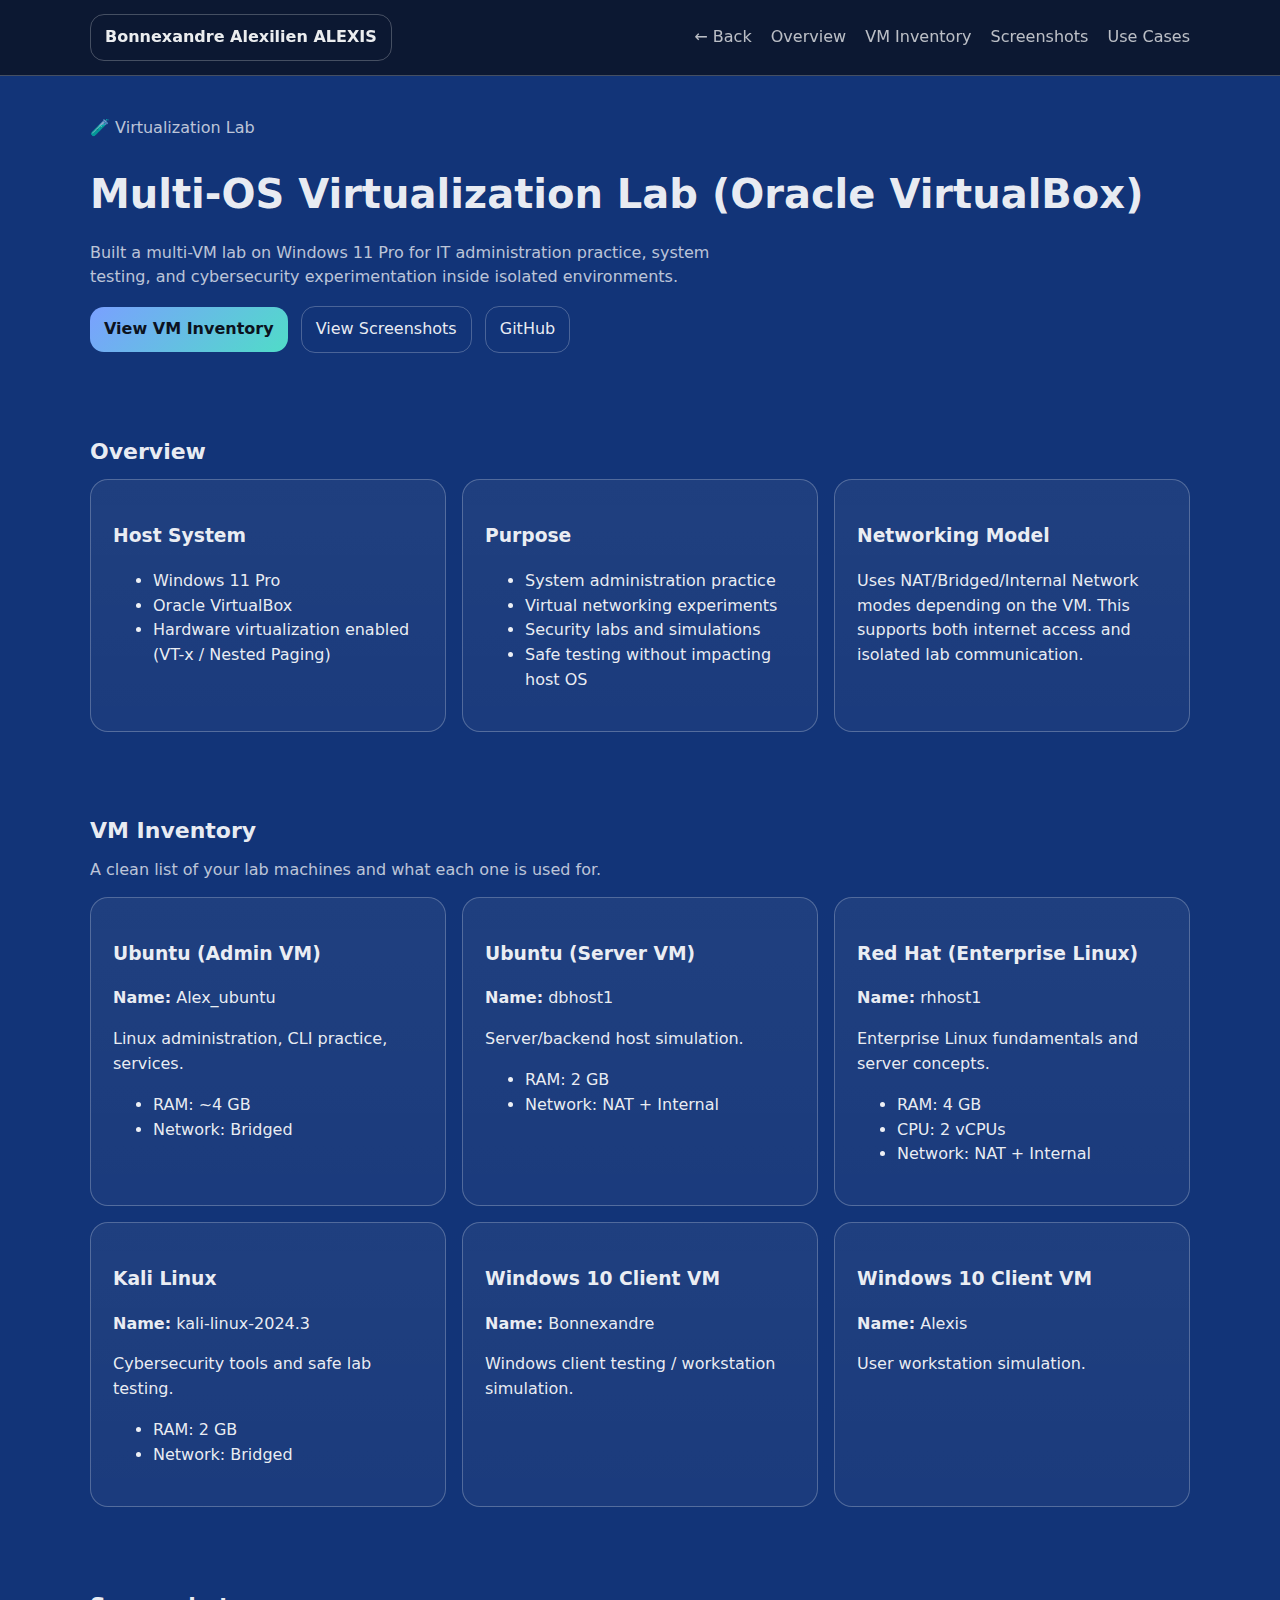
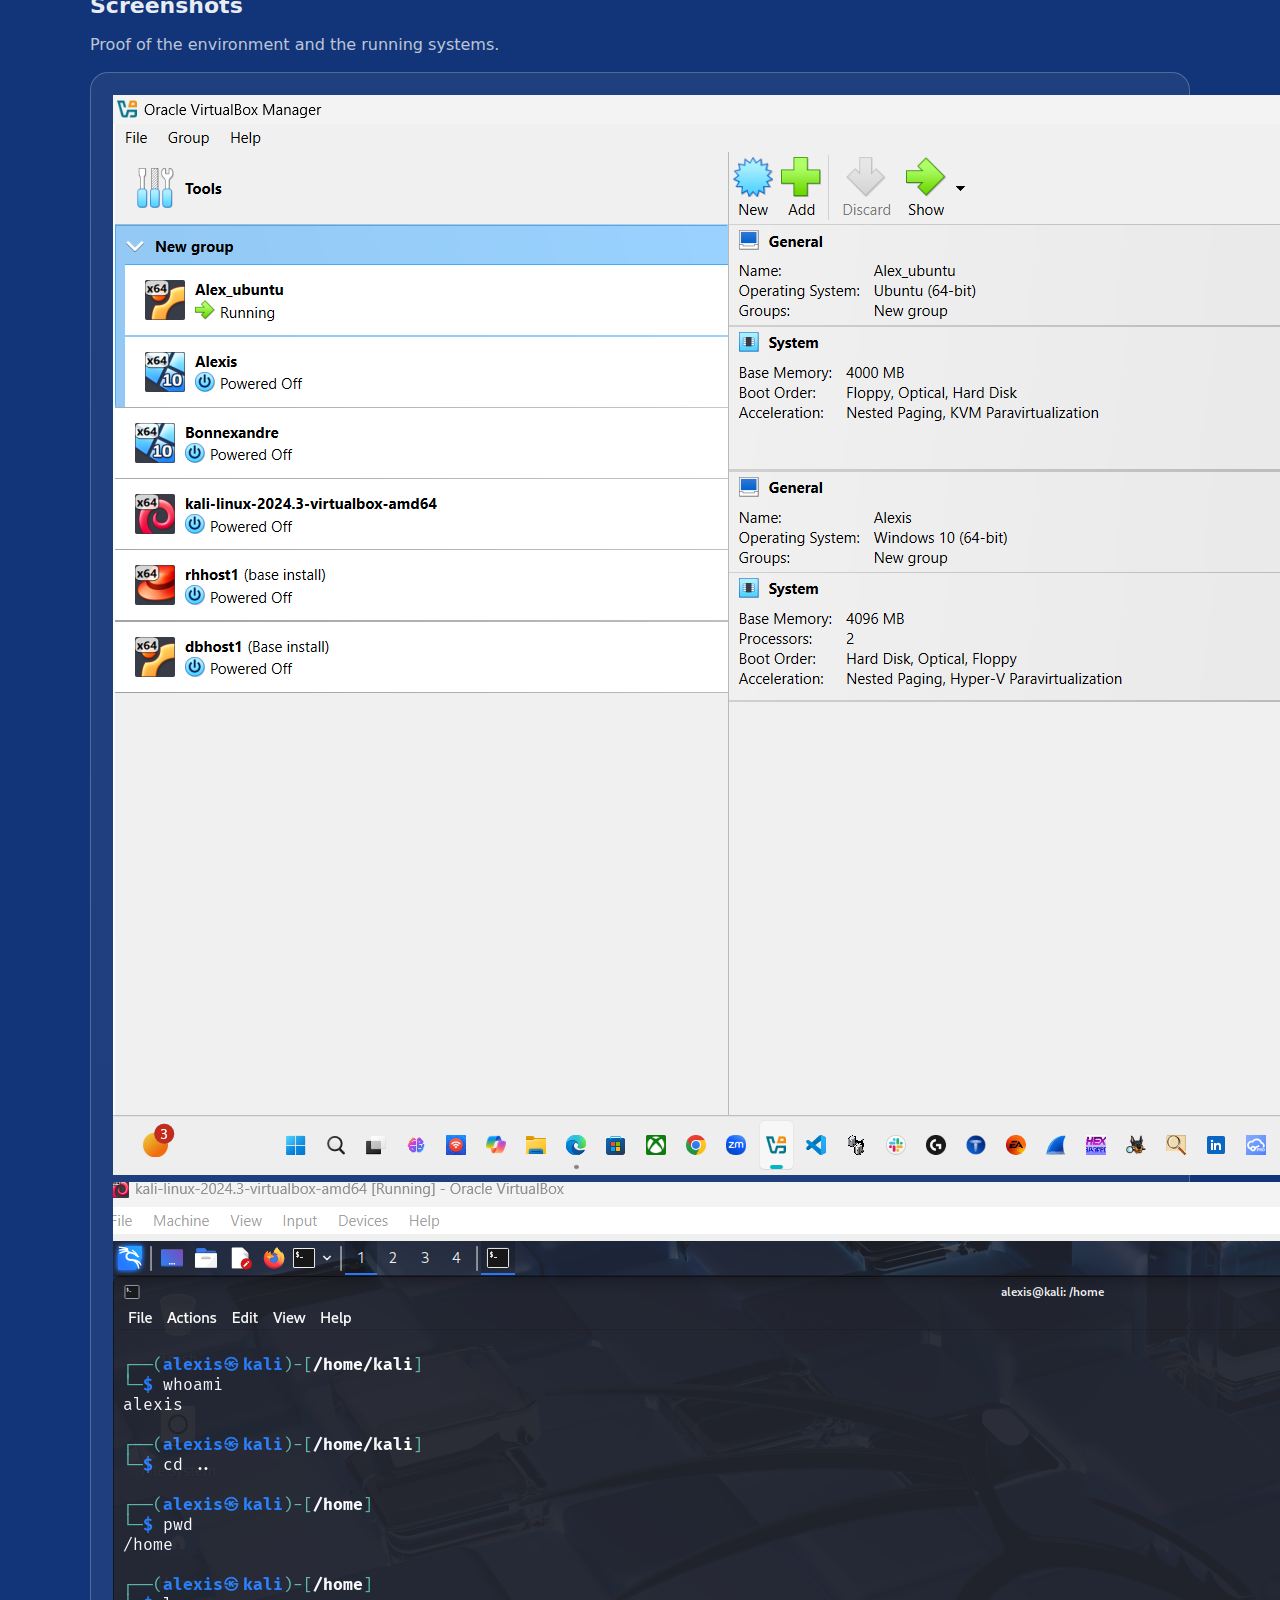
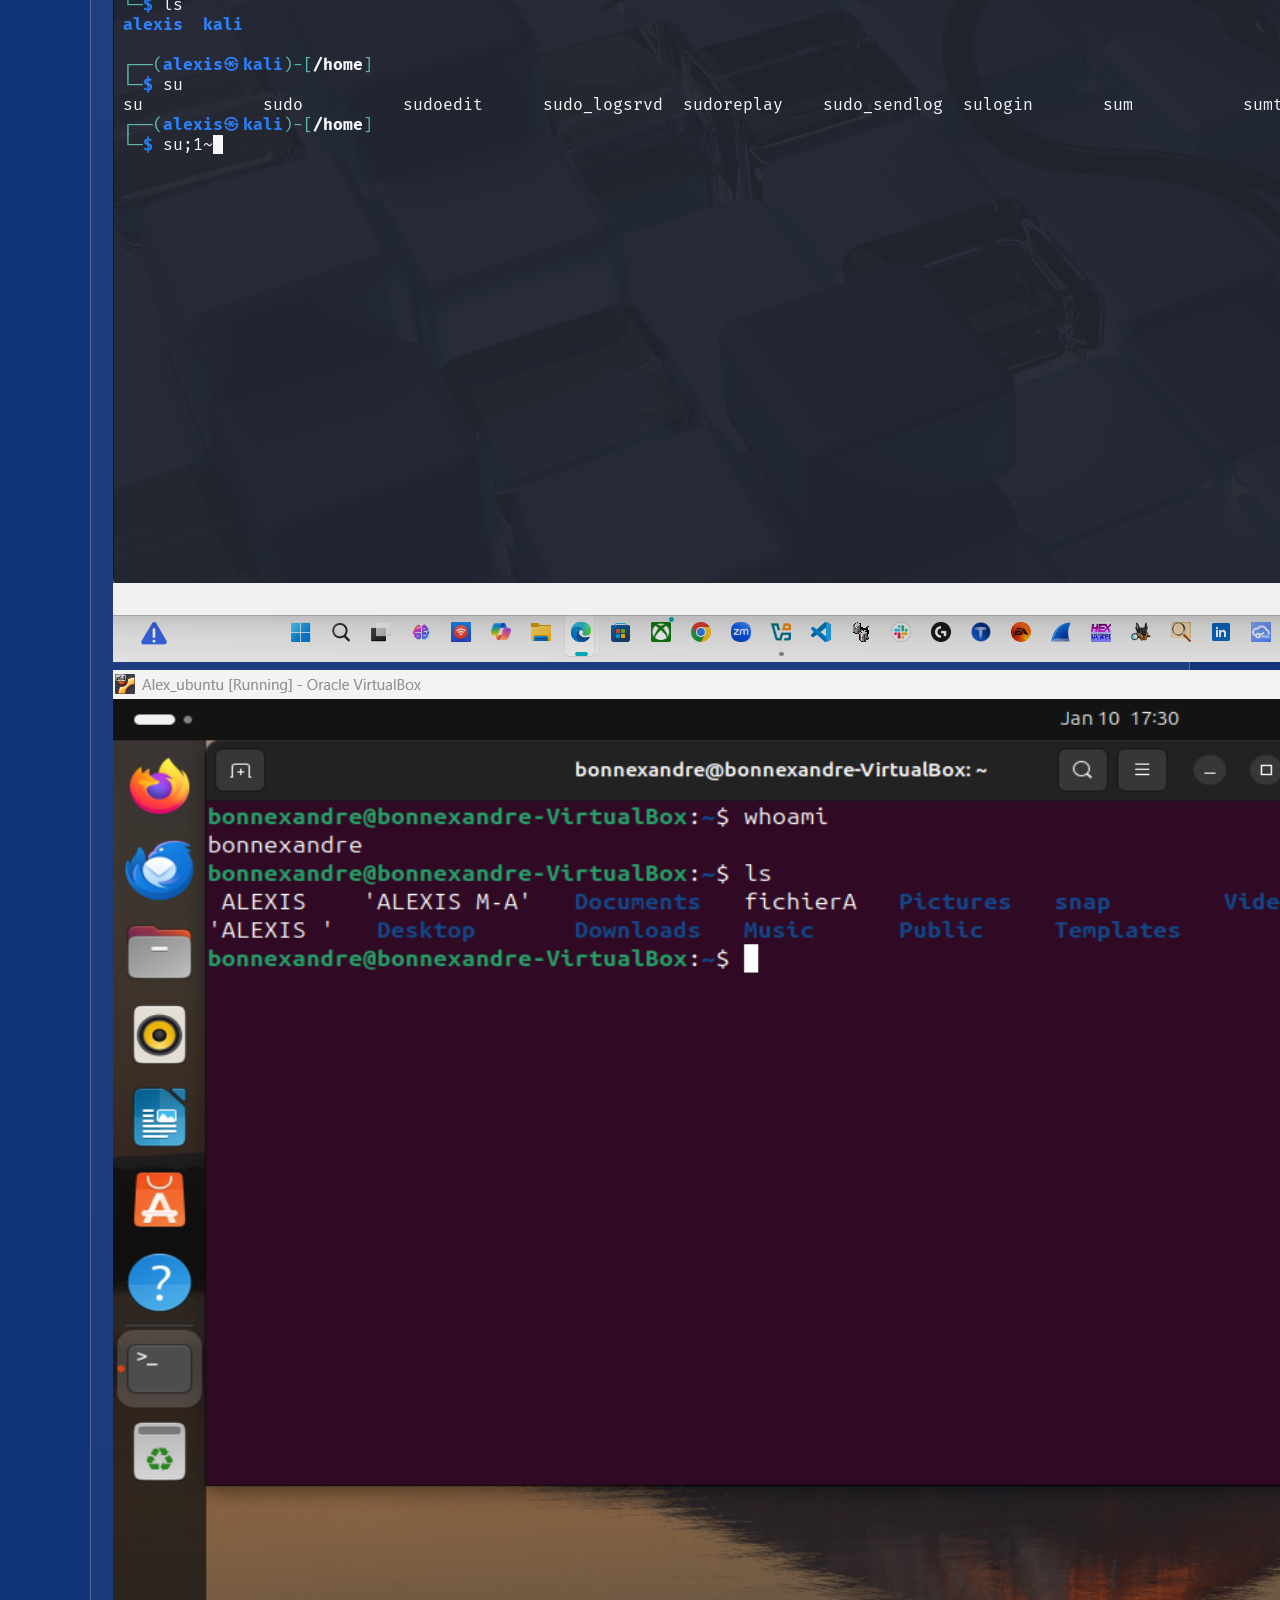
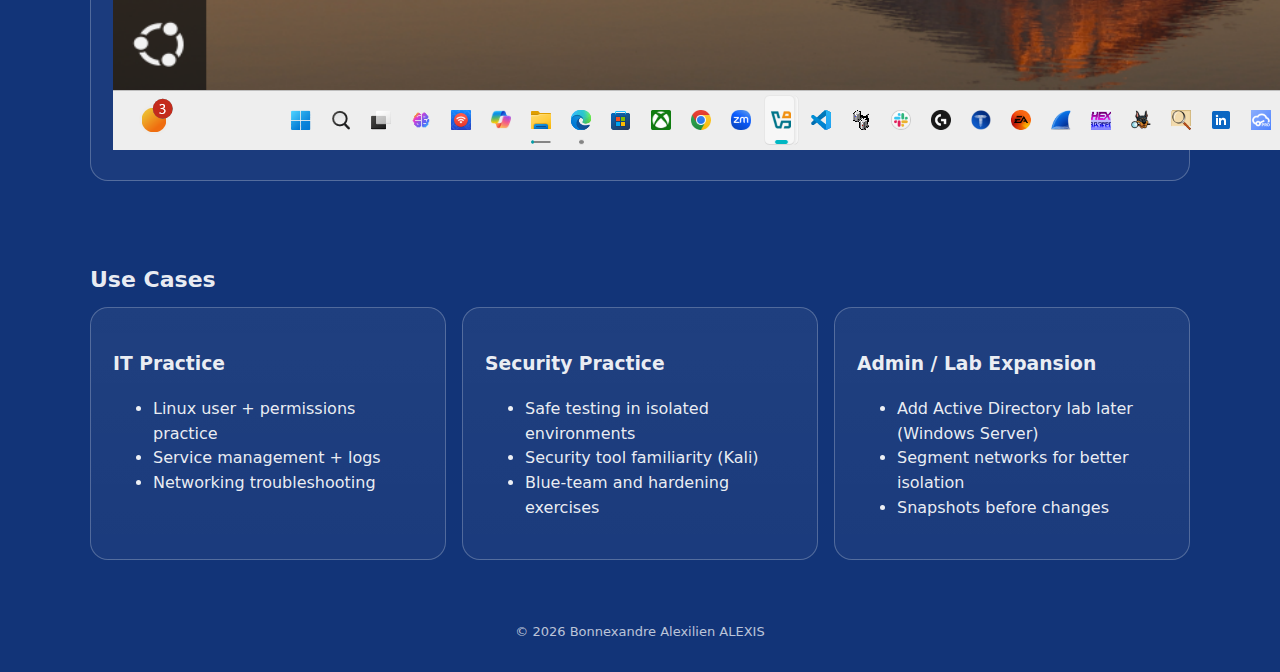
<file: virtualization.html>
<!DOCTYPE html>
<html lang="en">
<head>
  <meta charset="UTF-8" />
  <meta name="viewport" content="width=device-width, initial-scale=1.0" />
  <title>Virtualization Lab — Oracle VirtualBox</title>
  <meta name="description" content="Virtualization lab on Windows 11 Pro using VirtualBox: Ubuntu, Red Hat, Kali, Windows client VMs, and isolated lab networking." />
  <link rel="stylesheet" href="style.css" />
</head>

<body>

<header>
  <div class="container nav">
    <!--modification to brand link i added a link to the index.html page and made it a button with class btn -->
    <div class="brand"><a class="btn" class="btn" href="index.html">Bonnexandre Alexilien ALEXIS</a></div>
    
    <nav class="navlinks" aria-label="Primary Navigation">
      <a href="index.html#projects">← Back</a>
      <a href="#overview">Overview</a>
      <a href="#inventory">VM Inventory</a>
      <a href="#screens">Screenshots</a>
      <a href="#usecases">Use Cases</a>
    </nav>
  </div>
</header>

<main class="container">

  <!-- HERO -->
  <section class="hero">
    <span class="tag">🧪 Virtualization Lab</span>
    <h1>Multi-OS Virtualization Lab (Oracle VirtualBox)</h1>
    <p class="subtitle">
      Built a multi-VM lab on Windows 11 Pro for IT administration practice, system testing,
      and cybersecurity experimentation inside isolated environments.
    </p>

    <div class="buttons">
      <a class="btn primary" href="#inventory">View VM Inventory</a>
      <a class="btn" href="#screens">View Screenshots</a>
      <!-- Replace with your repo if different -->
      <a class="btn" href="https://github.com/Bonnexandre/custom-workstation-build/blob/main/virtualization-lab.md" target="_blank" rel="noopener">GitHub</a>
    </div>
  </section>

  <!-- OVERVIEW -->
  <section id="overview">
    <h2>Overview</h2>
    <div class="grid">
      <article class="card">
        <h3>Host System</h3>
        <ul>
          <li>Windows 11 Pro</li>
          <li>Oracle VirtualBox</li>
          <li>Hardware virtualization enabled (VT-x / Nested Paging)</li>
        </ul>
      </article>

      <article class="card">
        <h3>Purpose</h3>
        <ul>
          <li>System administration practice</li>
          <li>Virtual networking experiments</li>
          <li>Security labs and simulations</li>
          <li>Safe testing without impacting host OS</li>
        </ul>
      </article>

      <article class="card">
        <h3>Networking Model</h3>
        <p>
          Uses NAT/Bridged/Internal Network modes depending on the VM.
          This supports both internet access and isolated lab communication.
        </p>
      </article>
    </div>
  </section>

  <!-- INVENTORY -->
  <section id="inventory">
    <h2>VM Inventory</h2>
    <p class="sectionLead">A clean list of your lab machines and what each one is used for.</p>

    <div class="grid">
      <article class="card">
        <h3>Ubuntu (Admin VM)</h3>
        <p><strong>Name:</strong> Alex_ubuntu</p>
        <p class="muted">Linux administration, CLI practice, services.</p>
        <ul>
          <li>RAM: ~4 GB</li>
          <li>Network: Bridged</li>
        </ul>
      </article>

      <article class="card">
        <h3>Ubuntu (Server VM)</h3>
        <p><strong>Name:</strong> dbhost1</p>
        <p class="muted">Server/backend host simulation.</p>
        <ul>
          <li>RAM: 2 GB</li>
          <li>Network: NAT + Internal</li>
        </ul>
      </article>

      <article class="card">
        <h3>Red Hat (Enterprise Linux)</h3>
        <p><strong>Name:</strong> rhhost1</p>
        <p class="muted">Enterprise Linux fundamentals and server concepts.</p>
        <ul>
          <li>RAM: 4 GB</li>
          <li>CPU: 2 vCPUs</li>
          <li>Network: NAT + Internal</li>
        </ul>
      </article>

      <article class="card">
        <h3>Kali Linux</h3>
        <p><strong>Name:</strong> kali-linux-2024.3</p>
        <p class="muted">Cybersecurity tools and safe lab testing.</p>
        <ul>
          <li>RAM: 2 GB</li>
          <li>Network: Bridged</li>
        </ul>
      </article>

      <article class="card">
        <h3>Windows 10 Client VM</h3>
        <p><strong>Name:</strong> Bonnexandre</p>
        <p class="muted">Windows client testing / workstation simulation.</p>
      </article>

      <article class="card">
        <h3>Windows 10 Client VM</h3>
        <p><strong>Name:</strong> Alexis</p>
        <p class="muted">User workstation simulation.</p>
      </article>
    </div>
  </section>

  <!-- SCREENSHOTS -->
  <section id="screens">
    <h2>Screenshots</h2>
    <p class="sectionLead">Proof of the environment and the running systems.</p>

    <div class="card">
      <div class="project-gallery">
        <img src="images/virtualbox/vbox-overview.png" alt="VirtualBox VM list overview" />
        <img src="images/virtualbox/kali-running.png" alt="Kali Linux VM running" />
        <img src="images/virtualbox/ubuntu-running.png" alt="Ubuntu VM running" />
      </div>
    </div>
  </section>

  <!-- USE CASES -->
  <section id="usecases">
    <h2>Use Cases</h2>
    <div class="grid">
      <article class="card">
        <h3>IT Practice</h3>
        <ul>
          <li>Linux user + permissions practice</li>
          <li>Service management + logs</li>
          <li>Networking troubleshooting</li>
        </ul>
      </article>

      <article class="card">
        <h3>Security Practice</h3>
        <ul>
          <li>Safe testing in isolated environments</li>
          <li>Security tool familiarity (Kali)</li>
          <li>Blue-team and hardening exercises</li>
        </ul>
      </article>

      <article class="card">
        <h3>Admin / Lab Expansion</h3>
        <ul>
          <li>Add Active Directory lab later (Windows Server)</li>
          <li>Segment networks for better isolation</li>
          <li>Snapshots before changes</li>
        </ul>
      </article>
    </div>
  </section>

</main>

<footer>
  © <span id="year"></span> Bonnexandre Alexilien ALEXIS
</footer>

<script>
  document.getElementById("year").textContent = new Date().getFullYear();
</script>

</body>
</html>
</file>
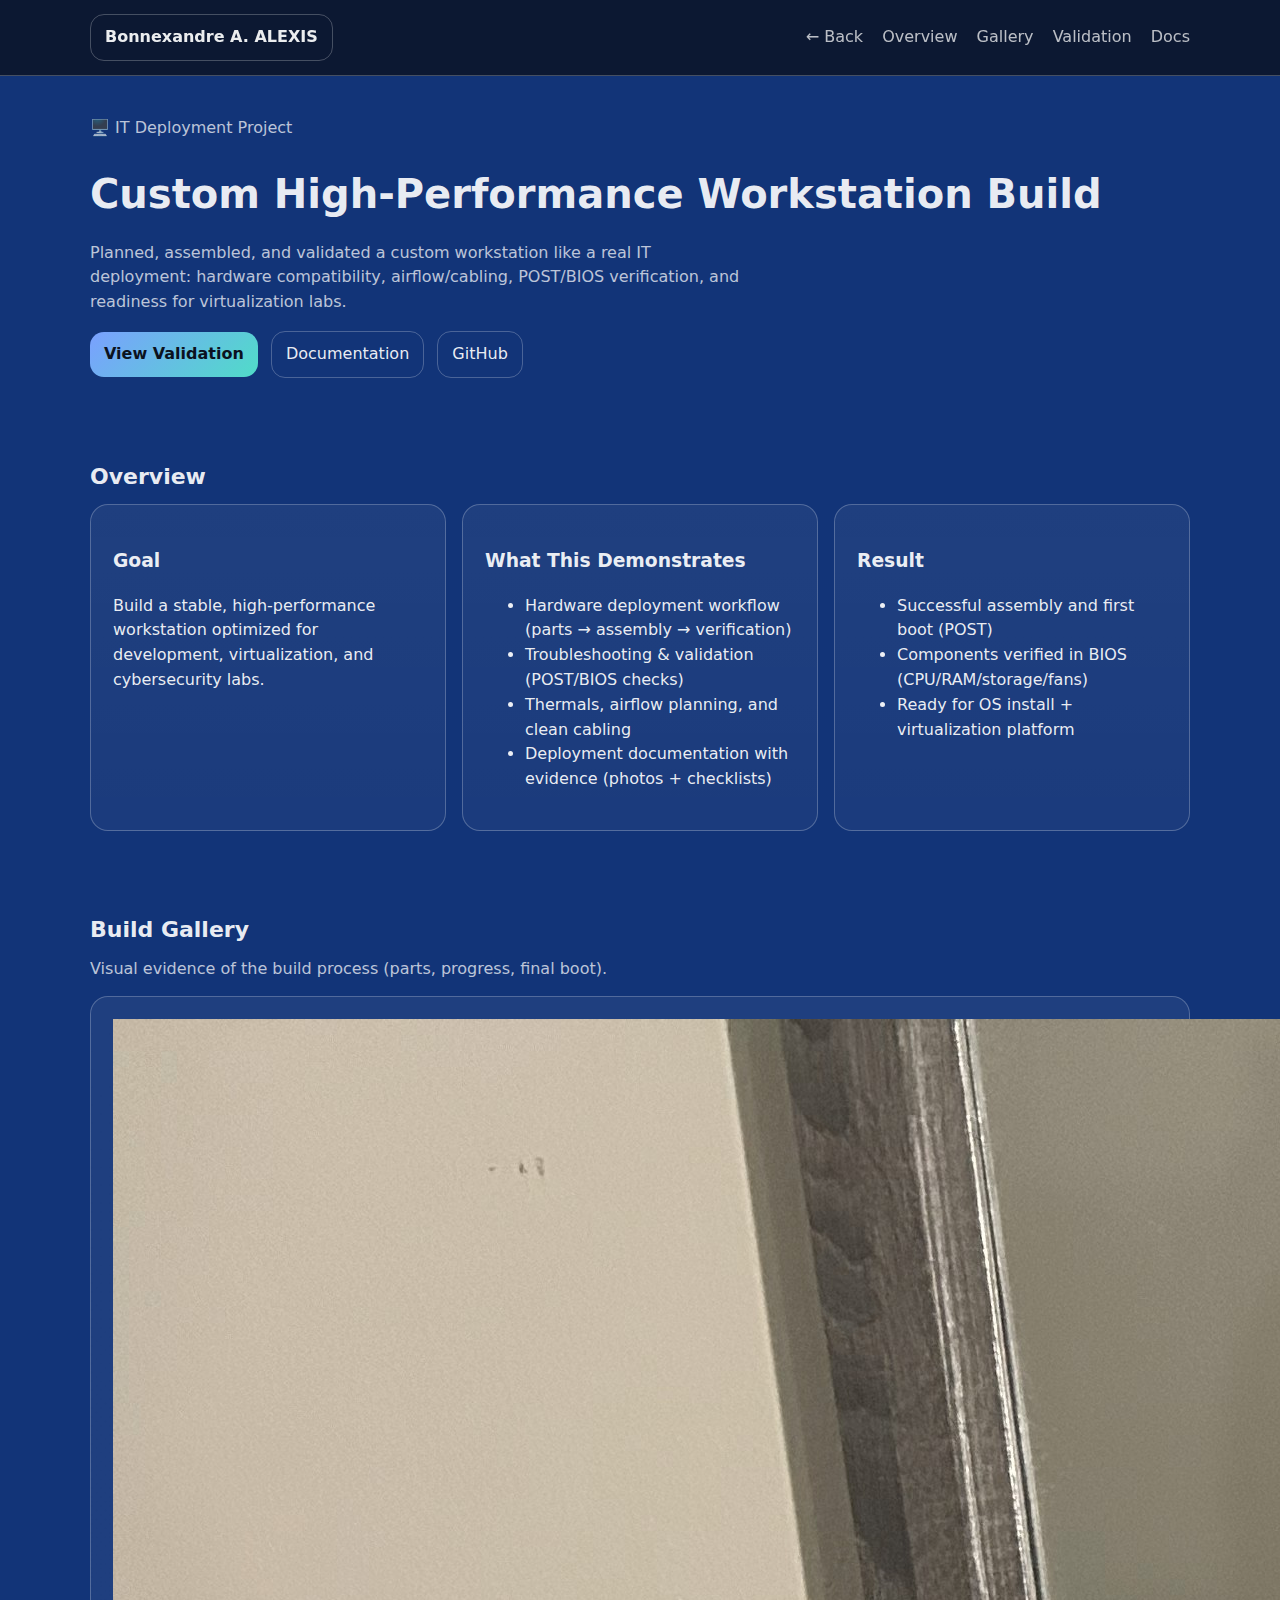
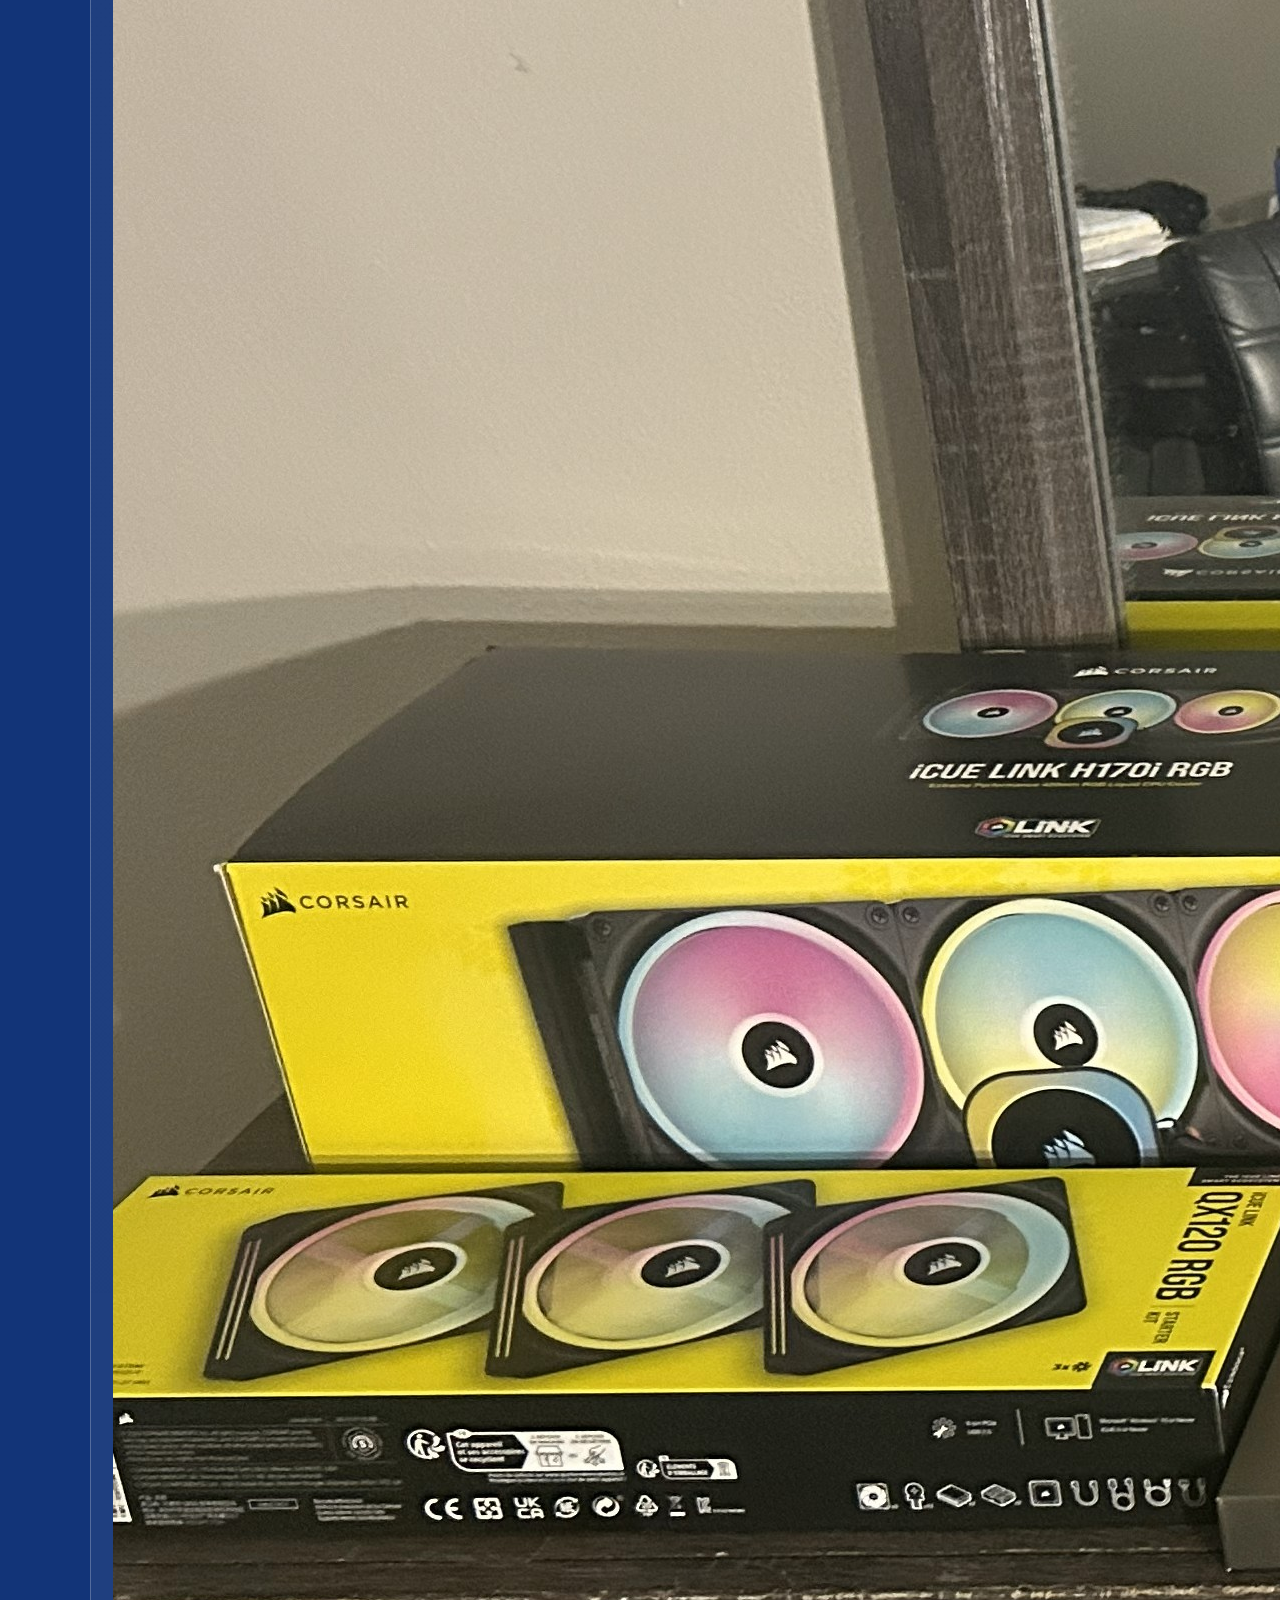
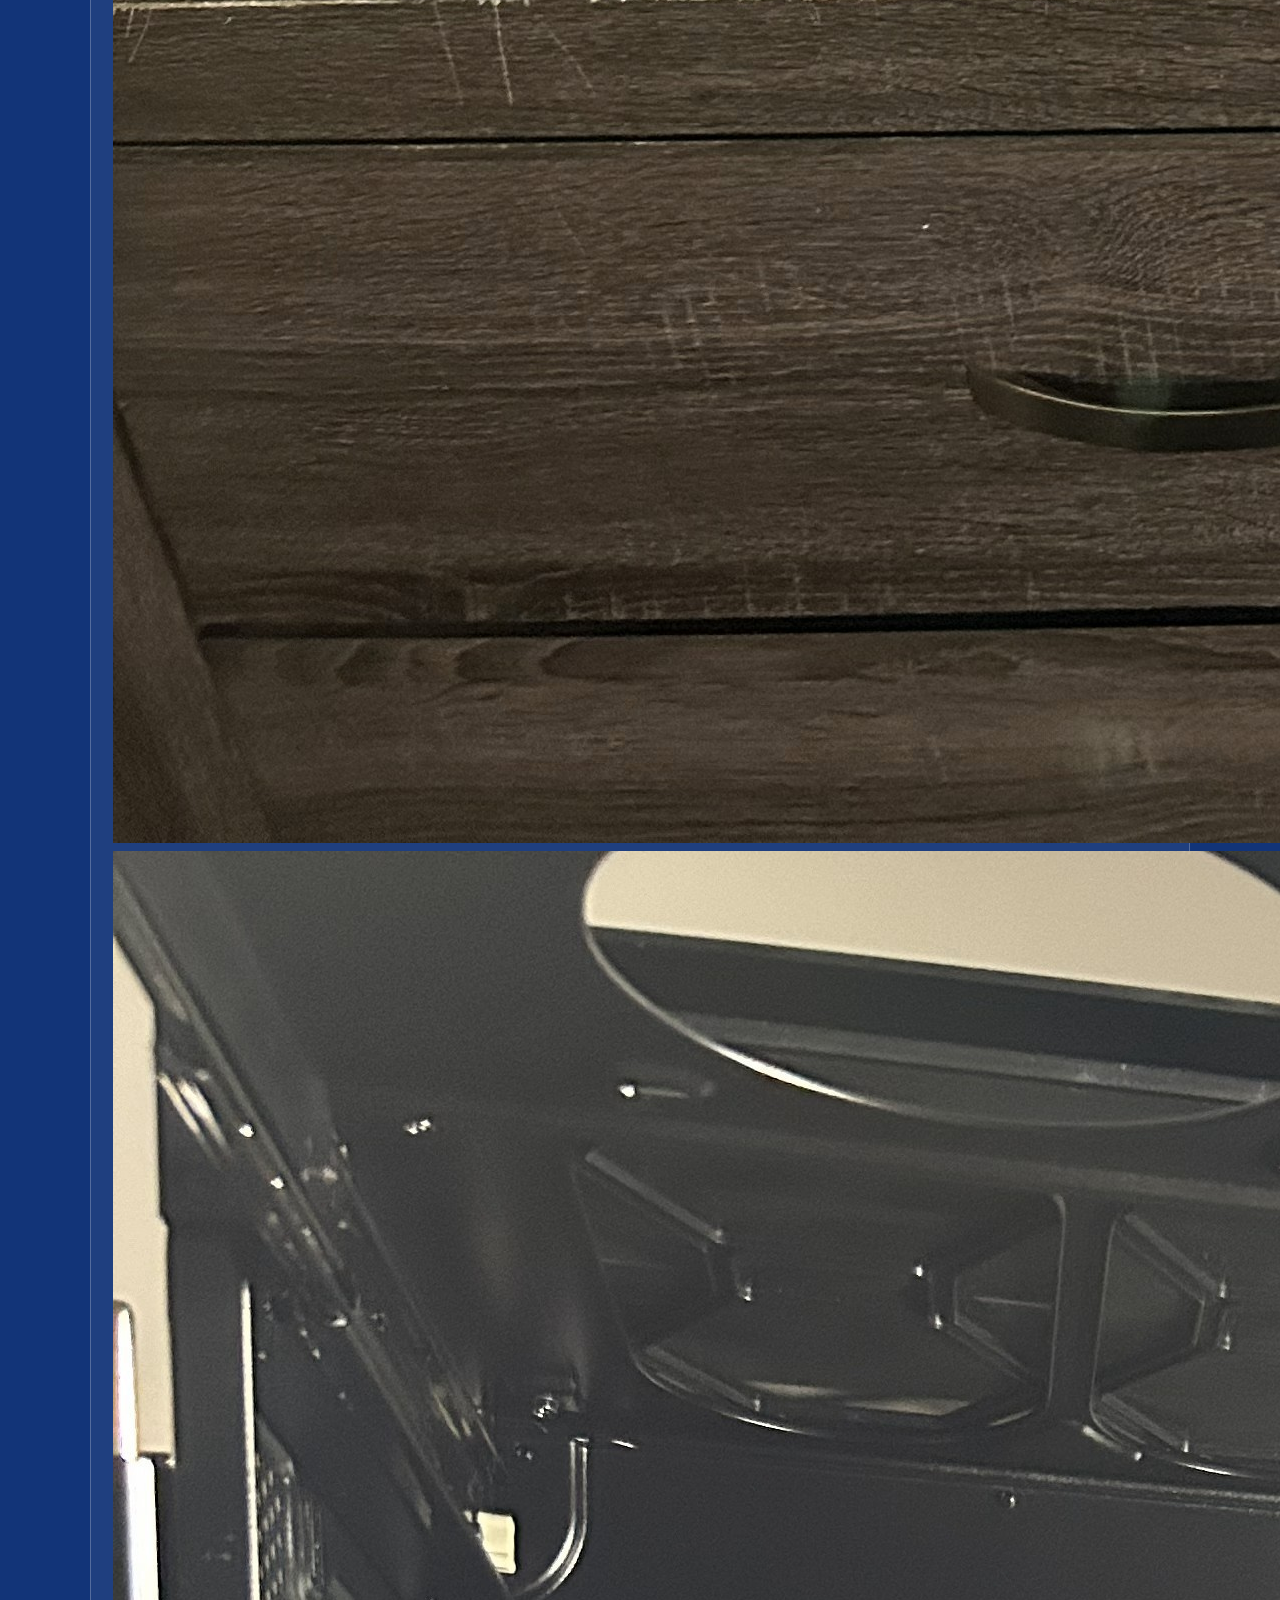
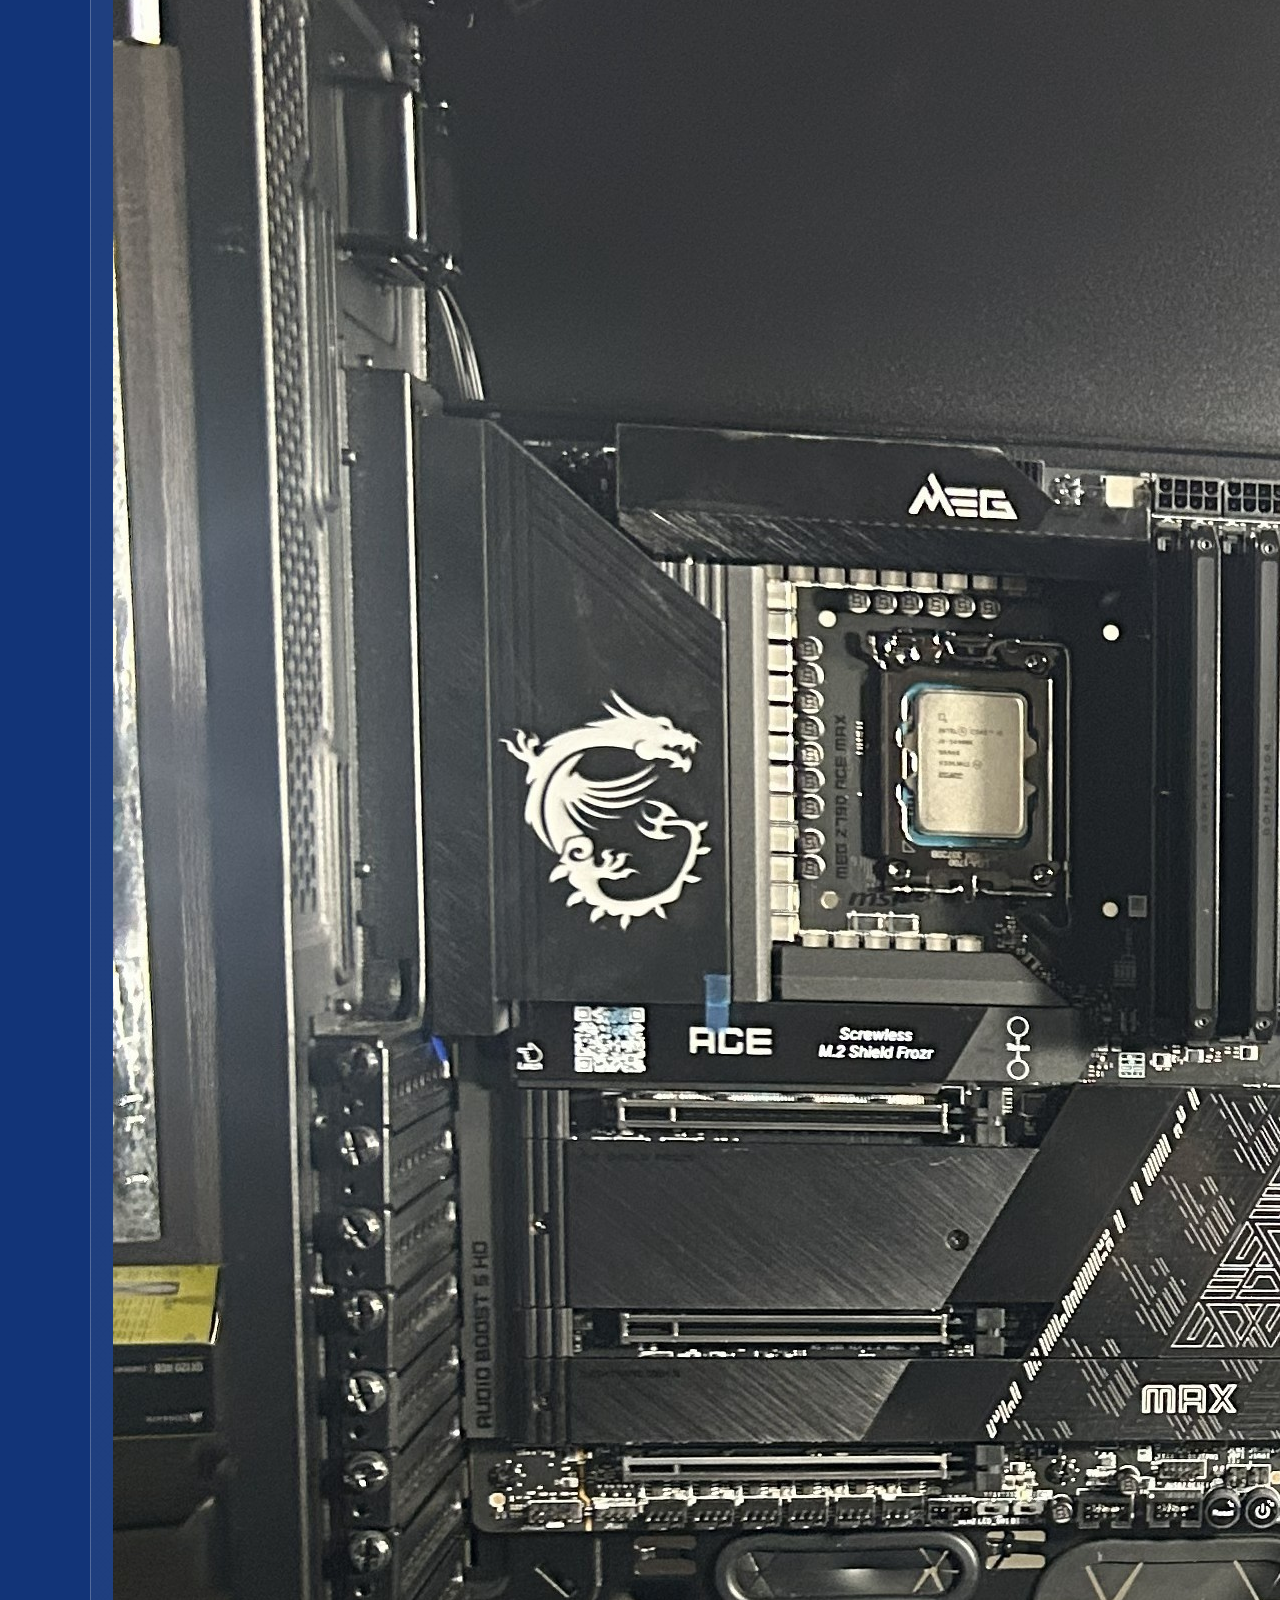
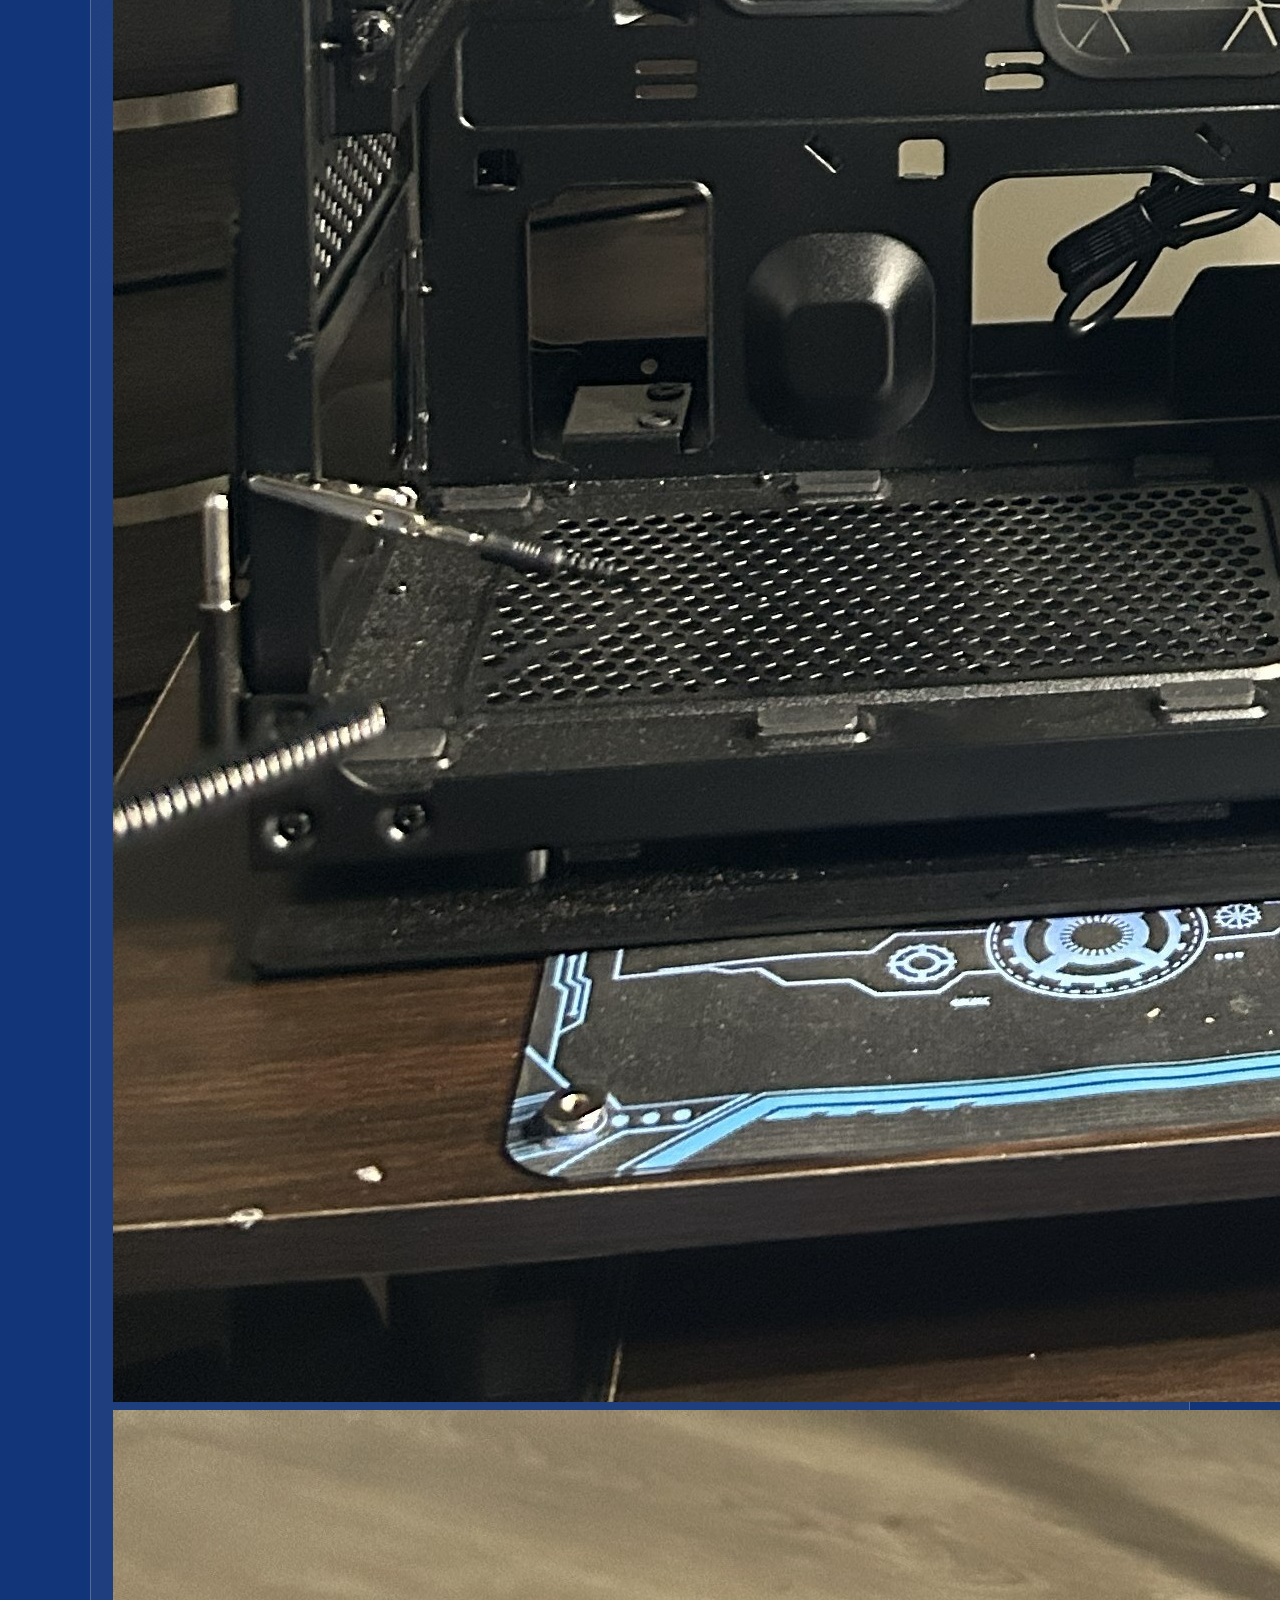
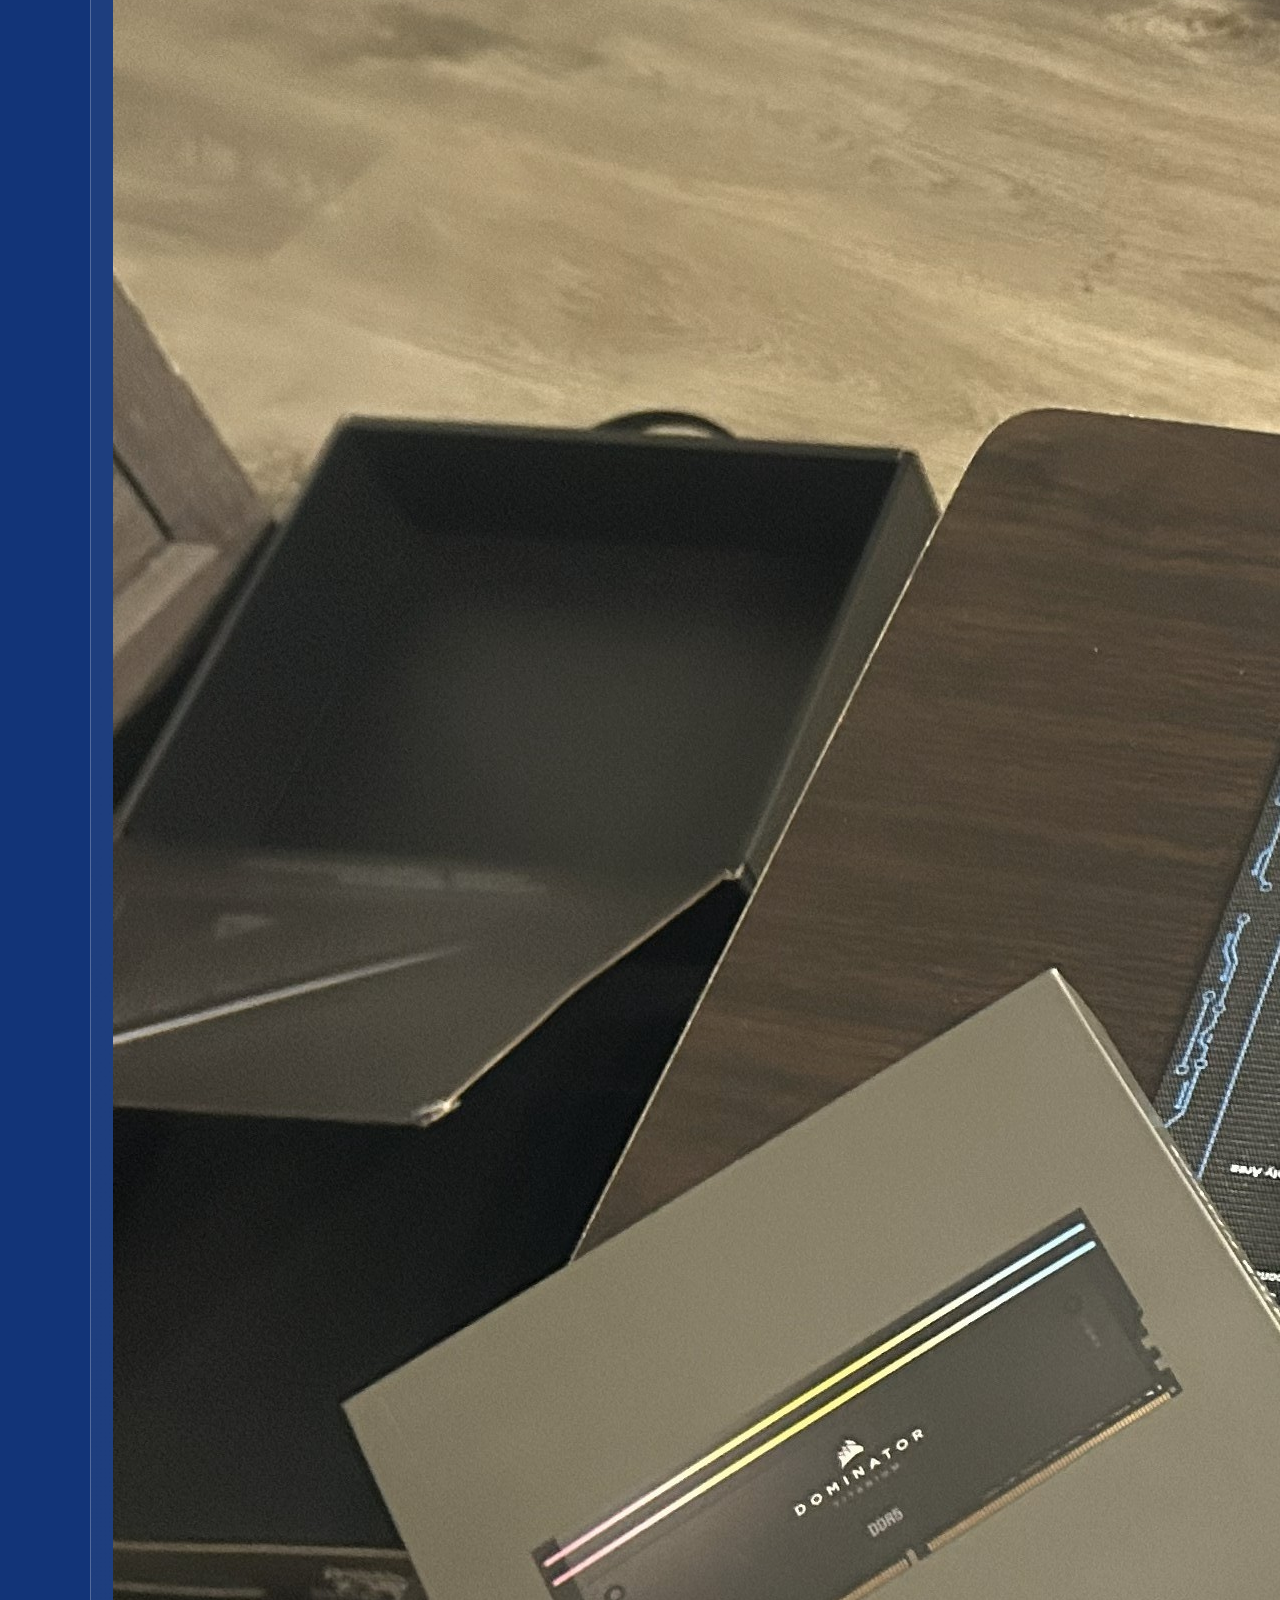
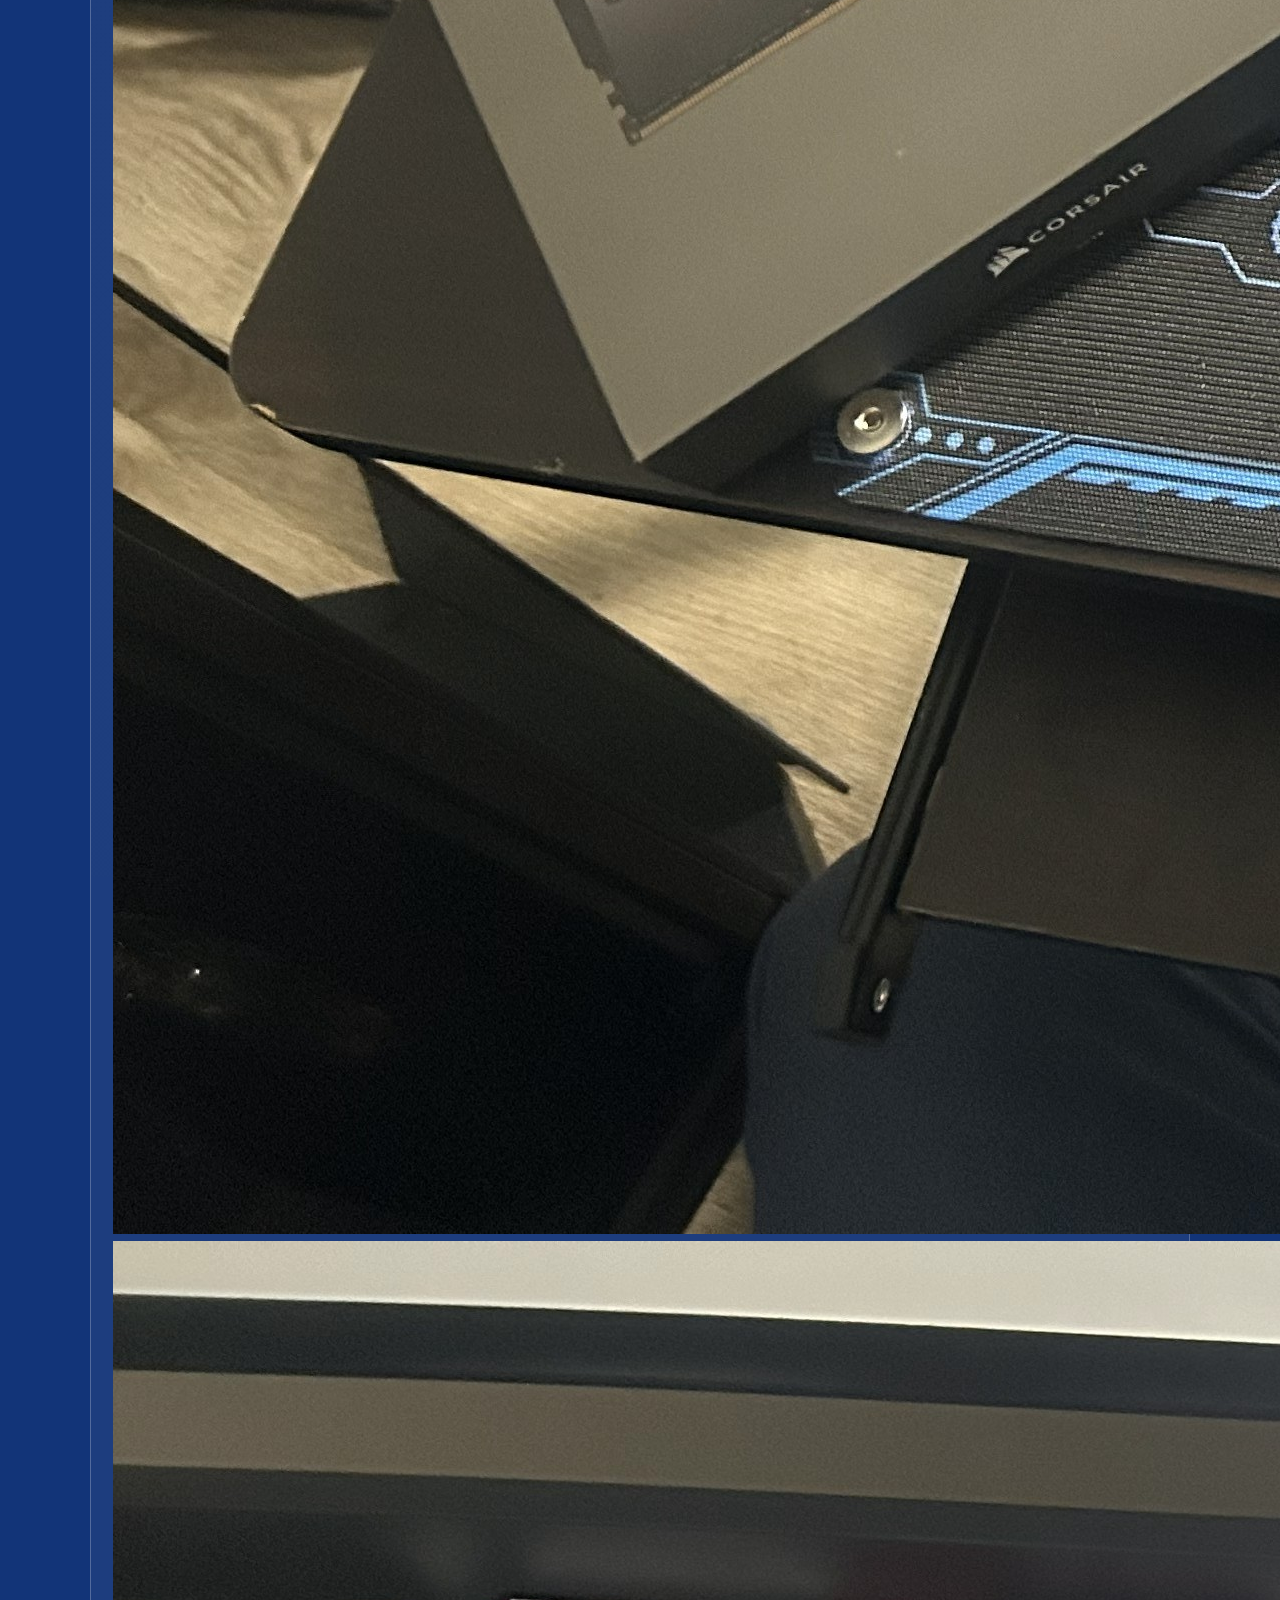
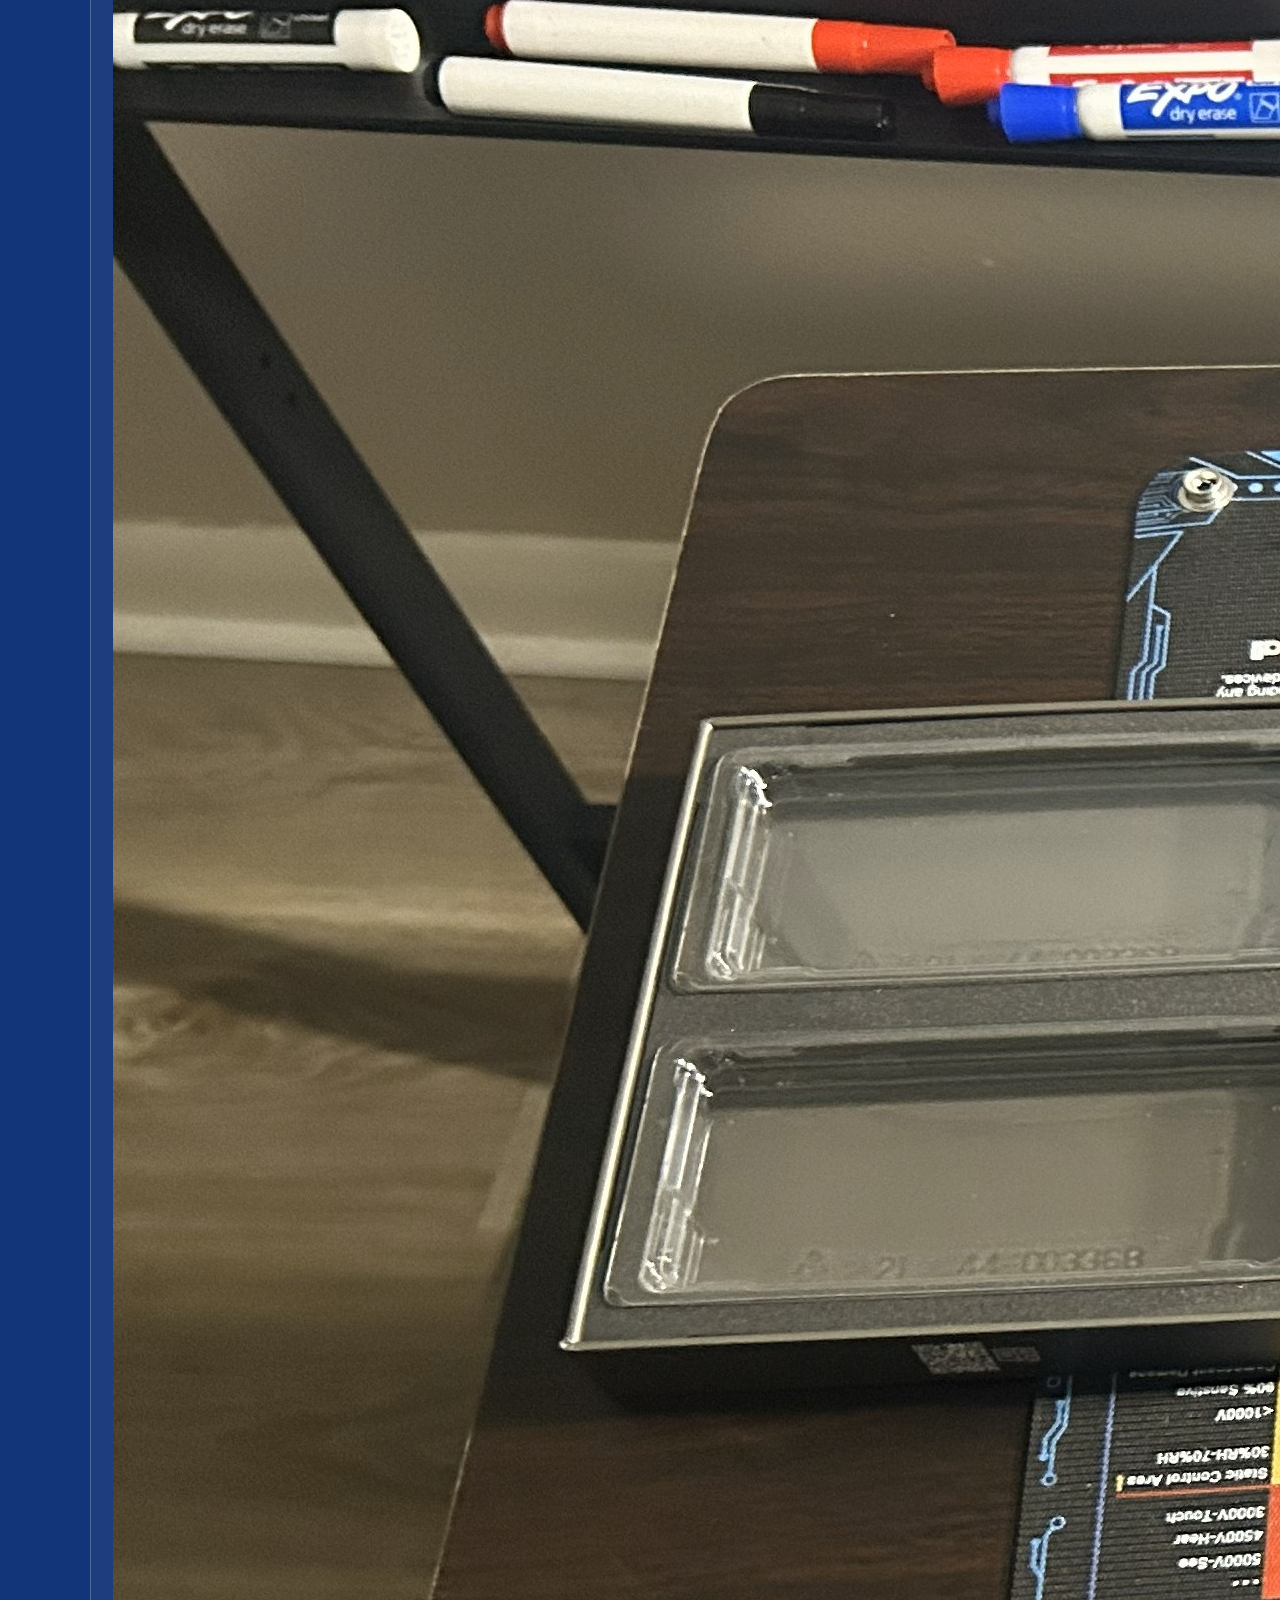
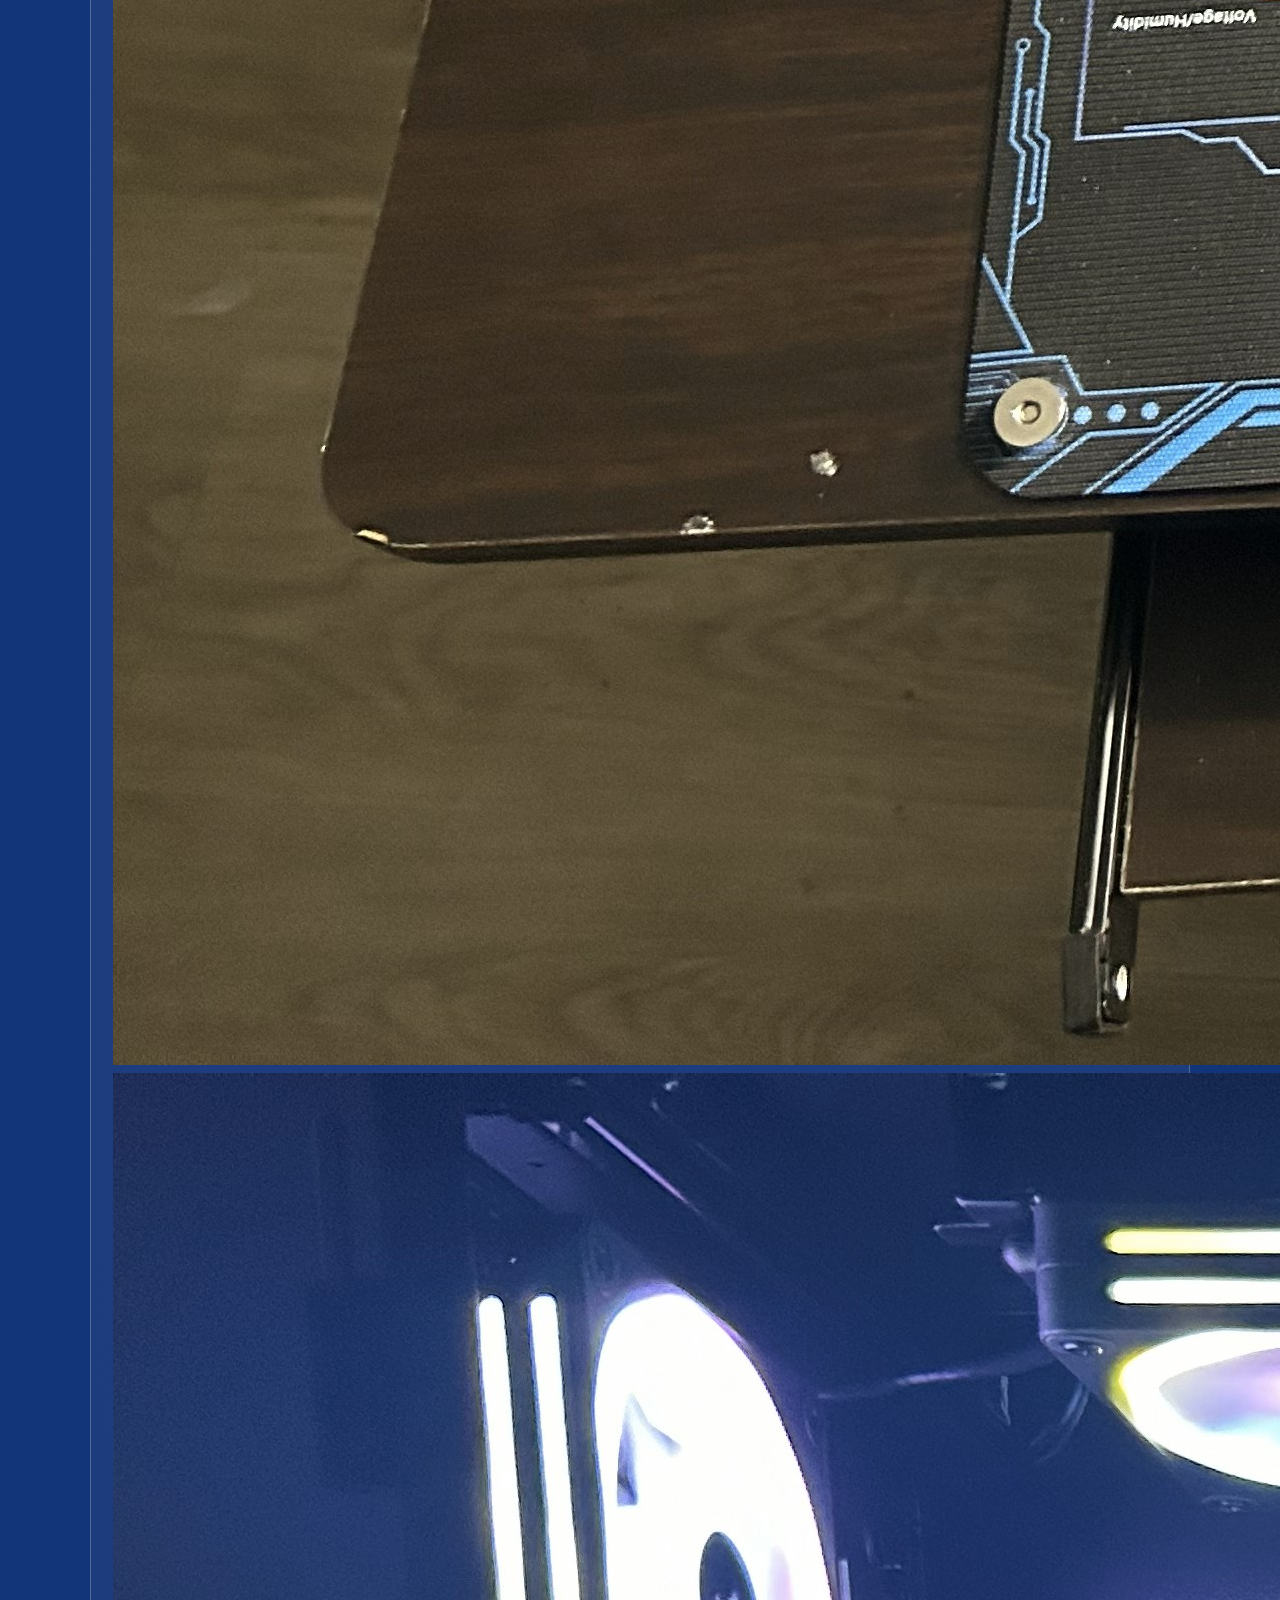
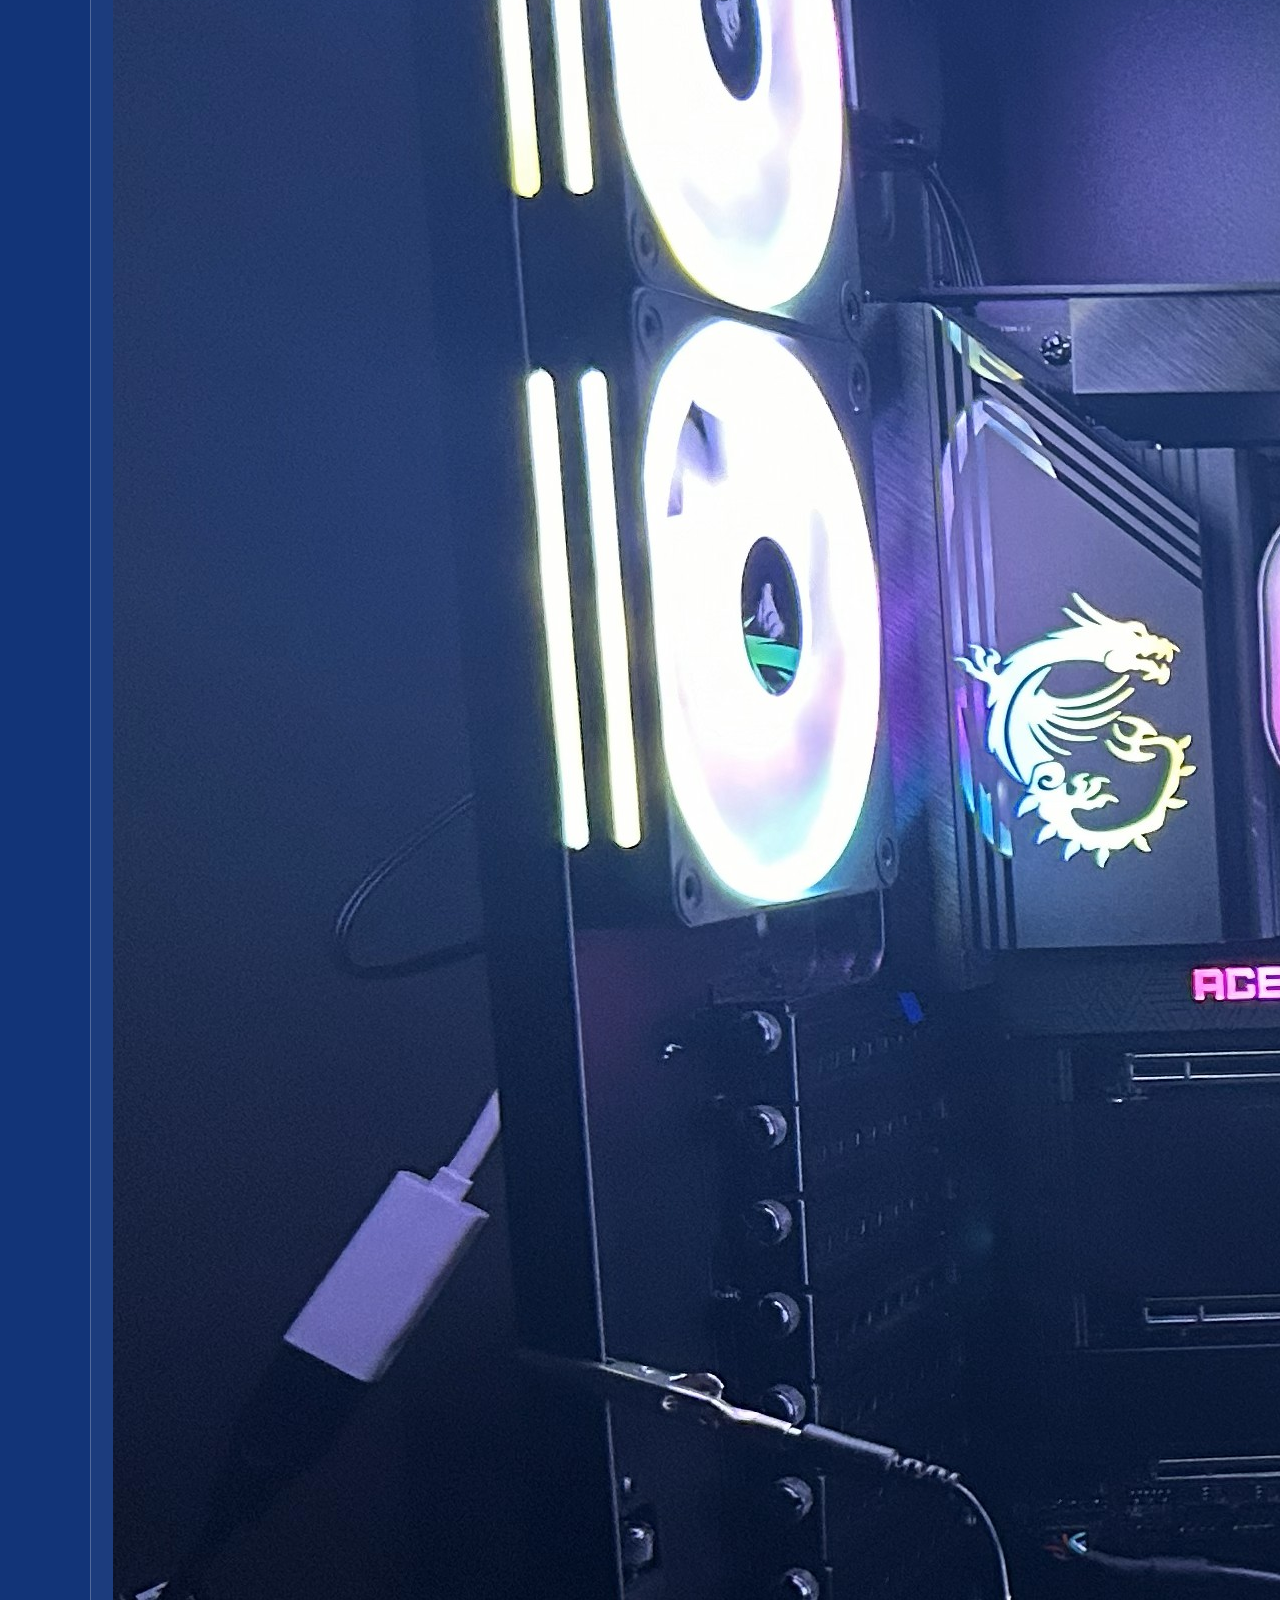
<file: workstation.html>
<!DOCTYPE html>
<html lang="en">
<head>
  <meta charset="UTF-8" />
  <meta name="viewport" content="width=device-width, initial-scale=1.0" />
  <title>Workstation Build — Hardware Deployment</title>
  <meta name="description" content="Custom high-performance workstation build: planning, assembly, airflow, cabling, BIOS validation, and readiness for labs." />
  <link rel="stylesheet" href="style.css" />
</head>

<body>

<header>
  <div class="container nav">
    <!--modification to brand link i added a link to the index.html page and made it a button with class btn -->
    <div class="brand"><a class="btn" class="btn" href="index.html">Bonnexandre A. ALEXIS</a></div>
    
    <nav class="navlinks" aria-label="Primary Navigation">
      <a href="index.html#projects">← Back</a>
      <a href="#overview">Overview</a>
      <a href="#gallery">Gallery</a>
      <a href="#validation">Validation</a>
      <a href="#docs">Docs</a>
    </nav>
  </div>
</header>

<main class="container">

  <!-- HERO -->
  <section class="hero">
    <span class="tag">🖥️ IT Deployment Project</span>
    <h1>Custom High-Performance Workstation Build</h1>
    <p class="subtitle">
      Planned, assembled, and validated a custom workstation like a real IT deployment:
      hardware compatibility, airflow/cabling, POST/BIOS verification, and readiness for virtualization labs.
    </p>

    <div class="buttons">
      <a class="btn primary" href="#validation">View Validation</a>
      <a class="btn" href="#docs">Documentation</a>
      <!-- Replace with your repo if different -->
      <a class="btn" href="https://github.com/Bonnexandre/custom-workstation-build" target="_blank" rel="noopener">GitHub</a>
    </div>
  </section>

  <!-- OVERVIEW -->
  <section id="overview">
    <h2>Overview</h2>
    <div class="grid">
      <article class="card">
        <h3>Goal</h3>
        <p>
          Build a stable, high-performance workstation optimized for development, virtualization,
          and cybersecurity labs.
        </p>
      </article>

      <article class="card">
        <h3>What This Demonstrates</h3>
        <ul>
          <li>Hardware deployment workflow (parts → assembly → verification)</li>
          <li>Troubleshooting & validation (POST/BIOS checks)</li>
          <li>Thermals, airflow planning, and clean cabling</li>
          <li>Deployment documentation with evidence (photos + checklists)</li>
        </ul>
      </article>

      <article class="card">
        <h3>Result</h3>
        <ul>
          <li>Successful assembly and first boot (POST)</li>
          <li>Components verified in BIOS (CPU/RAM/storage/fans)</li>
          <li>Ready for OS install + virtualization platform</li>
        </ul>
      </article>
    </div>
  </section>

  <!-- GALLERY -->
  <section id="gallery">
    <h2>Build Gallery</h2>
    <p class="sectionLead">Visual evidence of the build process (parts, progress, final boot).</p>

    <div class="card">
      <div class="project-gallery-pc">
        <img src="images/workstation/01-parts.jpg" alt="Workstation parts laid out" />
        <img src="images/workstation/02-inprogress.jpg" alt="Workstation build in progress" />
        <img src="images/workstation/03-motherboard.jpg" alt="Final workstation build powered on" />
        <img src="images/workstation/04-motherboard.jpg" alt="Final workstation build powered on" />
         <img src="images/workstation/06-start.jpg" alt="Workstation parts laid out" />
        <img src="images/workstation/05-final-build-on.jpg" alt="Final workstation build powered on" />
      </div>

      <!--
      ========================================================================================
      <p class="muted" style="margin-top:12px;">
        Tip: Keep photos clear and remove anything sensitive (serial numbers, addresses, etc.).
      </p>
      =======================================================================================
    -->
    </div>
  </section>

  <!-- VALIDATION -->
  <section id="validation">
    <h2>Validation Checklist</h2>
    <p class="sectionLead">
      This is the same kind of verification flow used in workstation provisioning and desktop support.
    </p>

    <div class="grid">
      <article class="card">
        <h3>POST / BIOS Verification</h3>
        <ul>
          <li>System POST successful</li>
          <li>CPU detected correctly</li>
          <li>RAM detected correctly (capacity + speed)</li>
          <li>Storage detected (SSD/HDD)</li>
          <li>Fans detected + stable temps</li>
        </ul>
      </article>

      <article class="card">
        <h3>Thermals & Airflow</h3>
        <ul>
          <li>Correct fan orientation (intake/exhaust)</li>
          <li>Clean airflow path (no cable blocking)</li>
          <li>Case panels close without pressure</li>
          <li>Baseline idle temperature recorded</li>
        </ul>
      </article>

      <article class="card">
        <h3>Readiness</h3>
        <ul>
          <li>UEFI boot mode enabled</li>
          <li>Secure Boot supported</li>
          <li>Ready for Windows 11 Pro installation</li>
          <li>Prepared for virtualization labs</li>
        </ul>
      </article>
    </div>
  </section>

  <!-- DOCS -->
  <section id="docs">
    <h2>Documentation</h2>
    <p class="sectionLead">
      Keep detailed documentation on GitHub; on your site, show the clean summary + evidence.
    </p>

    <div class="grid">
      <article class="card">
        <h3>Components + Build Log</h3>
        <p>Parts list, build steps, and lessons learned.</p>
        <a class="project-link" href="https://github.com/Bonnexandre/custom-workstation-build" target="_blank" rel="noopener">
          Open GitHub documentation →
        </a>
      </article>

      <article class="card">
        <h3>Virtualization Lab</h3>
        <p>How the workstation is used as an IT + cybersecurity lab.</p>
        <a class="project-link" href="virtualization.html">
          Open Virtualization Lab page →
        </a>
      </article>
    </div>
  </section>

</main>

<footer>
  © <span id="year"></span> Bonnexandre Alexilien ALEXIS
</footer>

<script>
  document.getElementById("year").textContent = new Date().getFullYear();
</script>

</body>
</html>
</file>
<file: style.css>
:root {
  --bg: #123478;
  --panel: rgba(255,255,255,.06);
  --panel2: rgba(255,255,255,.04);
  --text: rgba(255,255,255,.92);
  --muted: rgba(255,255,255,.72);
  --border: rgba(255, 255, 255, 0.238);
  --radius: 18px;
  --max: 1100px;
}

* {
  box-sizing: border-box;
}

body {
  margin: 0;
  font-family: system-ui, -apple-system, Segoe UI, Roboto, Arial;
  background: var(--bg);
  color: var(--text);
  line-height: 1.55;
}

a {
  color: inherit;
}

.container {
  width: min(var(--max), calc(100% - 40px));
  margin: auto;
}

header {
  position: sticky;
  top: 0;
  background: #0b1220cc;
  border-bottom: 1px solid var(--border);
}

.nav {
  display: flex;
  justify-content: space-between;
  align-items: center;
  padding: 14px 0;
}

.brand {
  font-weight: 700;
}

.navlinks a {
  margin-left: 14px;
  color: var(--muted);
  text-decoration: none;
}

.navlinks a:hover {
  color: var(--text);
}

section {
  padding: 32px 0;
}

.hero {
  padding-top: 40px;
}

.tag {
  display: inline-block;
  margin-bottom: 12px;
  color: var(--muted);
}

h1 {
  font-size: 40px;
  margin: 10px 0;
}

h2 {
  font-size: 22px;
  margin-bottom: 10px;
}

.subtitle {
  max-width: 650px;
  color: var(--muted);
}

.buttons {
  margin-top: 16px;
}

.btn {
  display: inline-block;
  padding: 10px 14px;
  border-radius: 14px;
  border: 1px solid var(--border);
  margin-right: 8px;
  text-decoration: none;
}

.btn.primary {
  background: linear-gradient(135deg, #7aa0ff, #50dcc8);
  color: #0b1220;
  border: none;
  font-weight: 600;
}

.card {
  background: linear-gradient(180deg, var(--panel), var(--panel2));
  border: 1px solid var(--border);
  border-radius: var(--radius);
  padding: 22px;
}

.grid {
  display: grid;
  grid-template-columns: repeat(auto-fit, minmax(280px, 1fr));
  gap: 16px;
}

footer {
  padding: 30px 0;
  text-align: center;
  color: var(--muted);
  font-size: 13px;
}

/* Hero with photo layout */
.hero-grid{
  display: grid;
  grid-template-columns: 1.3fr 0.7fr;
  gap: 32px;
  align-items: center;
}

.hero-photo{
  display: flex;
  justify-content: center;
}

/* update css  */
.hero-photo img{
  width: 297px;
  height: 264px;
  object-fit: cover;
  border-radius: 30%;
  border: 3px solid rgba(255,255,255,.15);
  box-shadow: 0 20px 40px rgba(0,0,0,.4);
  background: #111;
}

/* Responsive */
@media (max-width: 900px){
  .hero-grid{
    grid-template-columns: 1fr;
    text-align: center;
  }
  .hero-photo{
    order: -1;
    margin-bottom: 20px;
  }
}

/* last css update for the projects section  */
/* Add this to your style.css (keeps your current card look, adds a clean link + hover) */
.project-link{
  display: inline-block;
  margin-top: 12px;
  color: rgba(255,255,255,.75);
  text-decoration: none;
  border-bottom: 1px solid rgba(255,255,255,.18);
  padding-bottom: 2px;
}

.project-link:hover{
  color: rgba(58, 236, 13, 0.92);
  border-bottom-color: rgba(255,255,255,.35);
}

/* Optional: subtle hover lift */
.project{
  transition: transform .18s ease, box-shadow .18s ease;
}

.project:hover{
  transform: translateY(-3px);
  box-shadow: 0 18px 40px rgba(0,0,0,.35);
}

/* Skills cards */
.skill-card h3{
  display: flex;
  align-items: center;
  gap: 10px;
  font-size: 18px;
}

/* Subtle icon styling */
.skill-icon{
  font-size: 18px;
  opacity: 0.85;
  filter: saturate(0.9);
}

/* Optional: slight highlight on hover */
.skill-card:hover .skill-icon{
  opacity: 1;
}

/* =========================
   CERTIFICATIONS STYLES
   Add to your style.css
========================= */

.cert-grid{
  margin-top: 14px;
}

/* Keep same card look, just tighten layout for certs */
.cert-card p{
  margin: 10px 0 0;
  color: rgba(255,255,255,.72);
}

/* Title row with subtle icon */
.cert-top{
  display: flex;
  align-items: center;
  gap: 10px;
}

.cert-top h3{
  margin: 0;
  font-size: 18px;
}

.cert-icon{
  font-size: 18px;
  opacity: 0.85;
}


/* =========================
   EXPERIENCE + EDUCATION STYLES
   Add to your style.css
========================= */

.sectionLead{
  margin: 0 0 14px;
  color: rgba(255,255,255,.72);
  max-width: 850px;
}

.exp-subtitle,
.edu-subtitle{
  margin: 6px 0 12px;
  color: rgba(255,255,255,.70);
  font-size: 14px;
}

.exp-card ul{
  margin: 0 0 0 18px;
}

.exp-card li{
  margin: 8px 0;
}

/* Optional: keep education cards compact 
.edu-card{
  padding: 18px 22px;
}
*/
.edu-card h3{
  margin: 0 0 6px;
}
</file>
